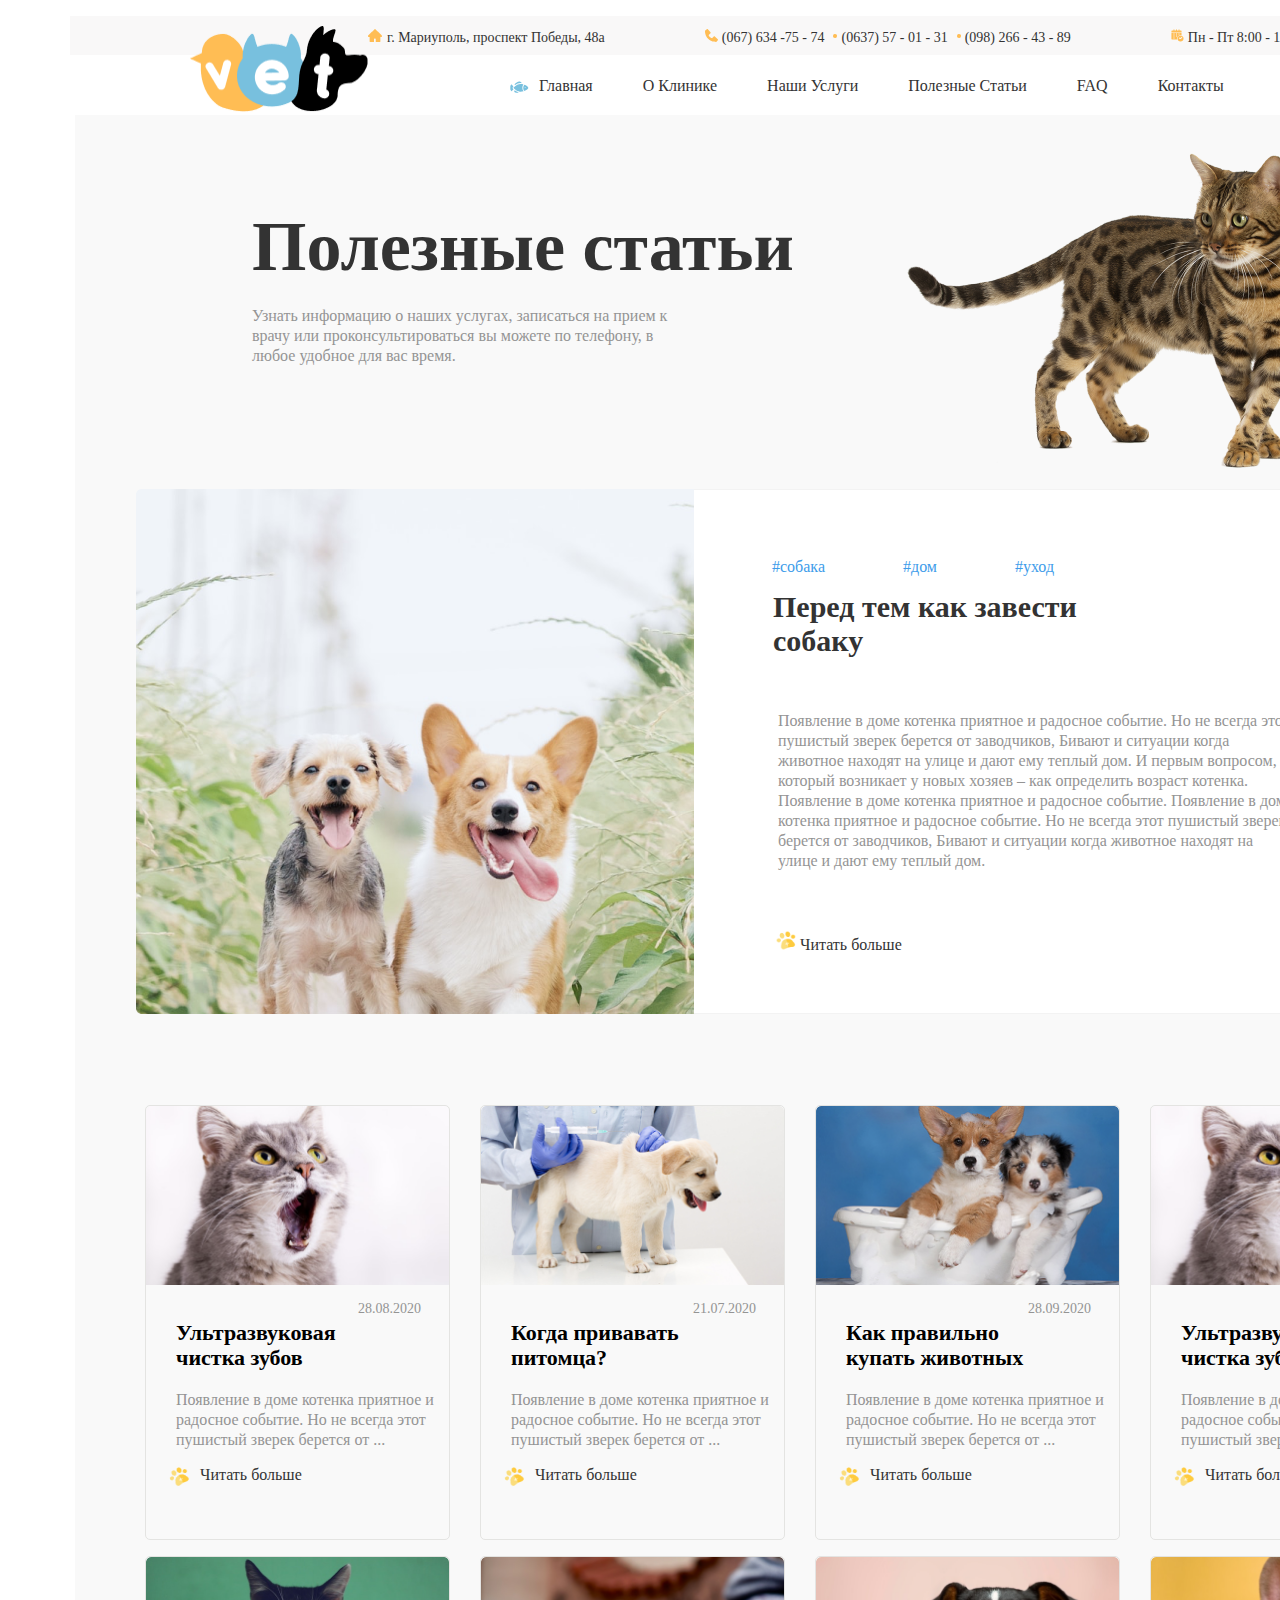
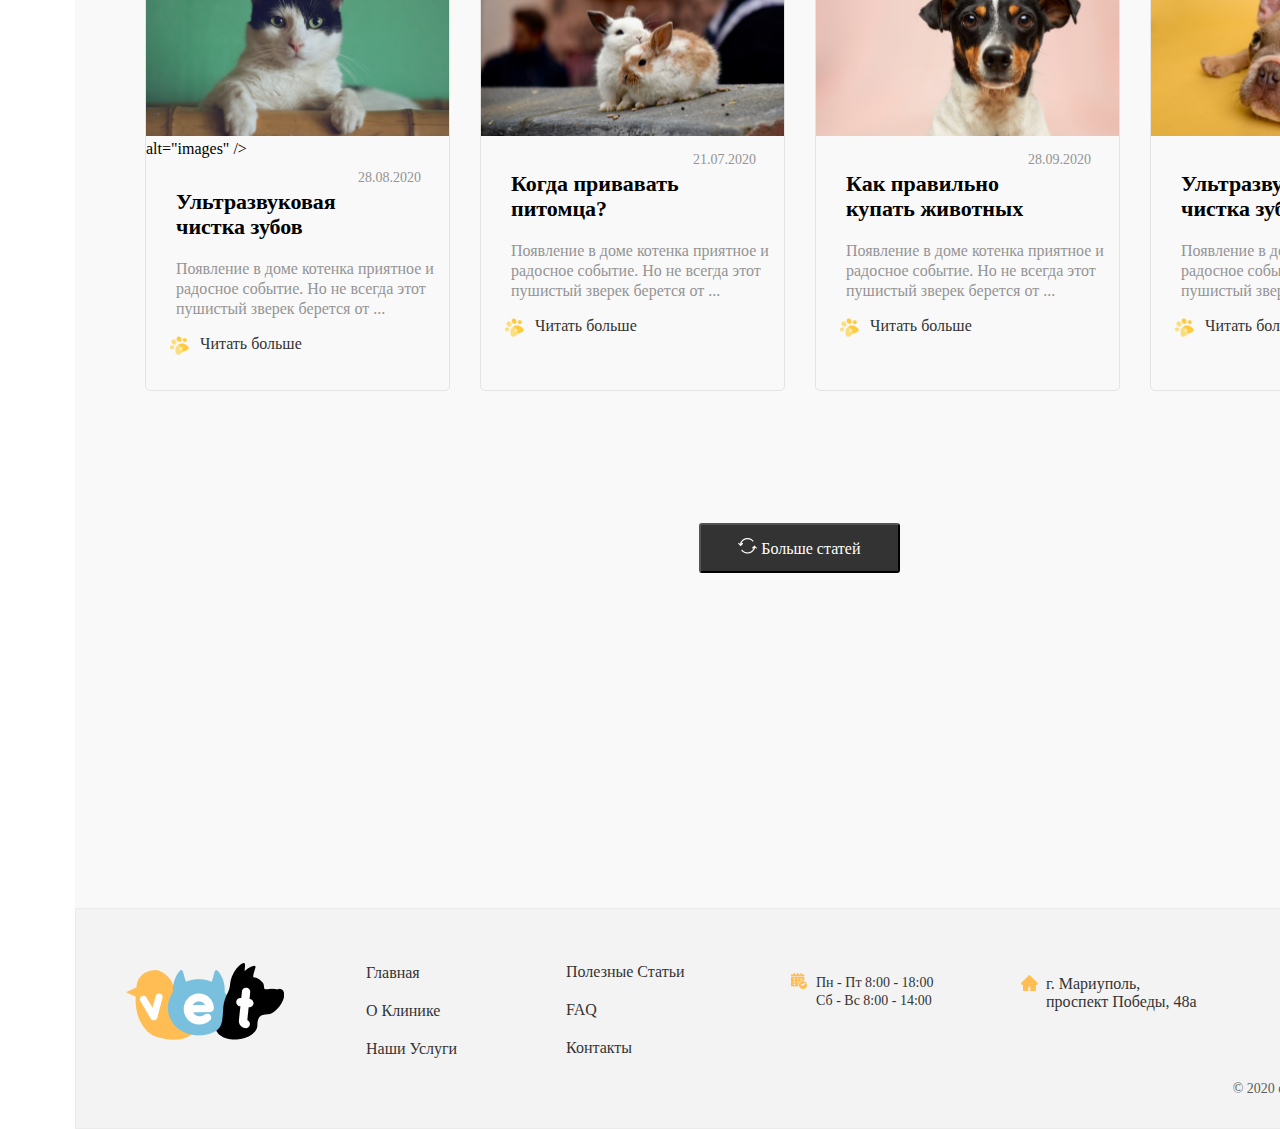
<file: blog.html>
<!DOCTYPE html>
<html lang="en">
  <head>
    <meta charset="UTF-8" />
    <meta name="viewport" content="width=device-width, initial-scale=1.0" />
    <link rel="stylesheet" href="./css/main.css" />
    <title>Vetirnariy</title>
  </head>
  <body>
    <div class="container">
      <header class="header">
        <ul class="header__list">
          <li class="header__item">
            <img class="header__images" src="./images/house.png" alt="logo" />
            <a class="header__item--link" href="#"
              >г. Мариуполь, проспект Победы, 48а</a
            >
          </li>
          <li class="header__item">
            <img
              class="header__images2"
              src="./images/phone.svg"
              alt="images"
            />
            <a class="header__item--link1">(067) 634 -75 - 74</a>
            <img
              class="header__images1"
              src="./images/nuqtasvg.png"
              alt="images"
            />
            <a class="header__item--link1">(0637) 57 - 01 - 31</a>
            <img
              class="header__images1"
              src="./images/nuqtasvg.png"
              alt="images"
            />
            <a class="header__item--link1">(098) 266 - 43 - 89</a>
          </li>
          <li class="header__item">
            <img
              class="header__images2"
              src="./images/schedule.svg"
              alt="images"
            />
            <a class="header__item--link1">Пн - Пт 8:00 - 18:00</a>

            <a class="header__item--link1">Сб - Вс 8:00 - 14:00</a>
          </li>
        </ul>
      </header>
      <!-- end of navbar -->

      <div class="navbar">
        <navbar class="navbar">
          <img class="navbar__logo" src="./images/navbarlogo.png" alt="logo" />
          <ul class="navbar__list">
            <li class="navbar__item">
              <img
                class="navbar__images"
                src="./images/baliqimages.svg"
                alt="images"
              />
              <a class="navbar__item--link" href="./index.html">Главная</a>
            </li>
            <li class="navbar__item">
              <a class="navbar__item--link">О Клинике</a>
            </li>
            <li class="navbar__item">
              <a class="navbar__item--link" href="./Наши услуги.html"
                >Наши Услуги</a
              >
            </li>
            <li class="navbar__item">
              <a class="navbar__item--link" href="./blog.html"
                >Полезные Статьи</a
              >
            </li>
            <li class="navbar__item">
              <a class="navbar__item--link" href="./Faq.html">FAQ</a>
            </li>
            <li class="navbar__item">
              <a class="navbar__item--link" href="./contact.html">Контакты</a>
            </li>
            <li class="navbar__item">
              <img
                class="navbar__images1"
                src="./images/kuchukoyog'i.svg"
                alt="images"
              />
              <a class="navbar__item--link1" href="#">Задать вопрос</a>
            </li>
          </ul>
        </navbar>
      </div>

      <!-- end of blok -->

      <div class="blok">
        <h1 class="blok__head">Полезные статьи</h1>
        <p class="blok__text">
          Узнать информацию о наших услугах, записаться на прием к врачу или
          проконсультироваться вы можете по телефону, в любое удобное для вас
          время.
        </p>
        <img class="blok__images" src="./images2/mushukcha4.png" alt="images" />
        <ul class="blok__list">
          <img class="blok__images1" src="./images2/10.png" alt="images" />
          <li class="blok__item">
            <a class="blok__item--link" href="#">#собака</a>
          </li>
          <li class="blok__item">
            <a class="blok__item--link" href="#">#дом</a>
          </li>
          <li class="blok__item">
            <a class="blok__item--link" href="#">#уход</a>
          </li>
          <li class="blok__item">
            <a class="blok__item--link1" href="#">29.08.2020</a>
          </li>
          <h2 class="blok__h2">Перед тем как завести собаку</h2>
          <p class="blok__text1">
            Появление в доме котенка приятное и радосное событие. Но не всегда
            этот пушистый зверек берется от заводчиков, Бивают и ситуации когда
            животное находят на улице и дают ему теплый дом. И первым вопросом,
            который возникает у новых хозяев – как определить возраст котенка.
            Появление в доме котенка приятное и радосное событие. Появление в
            доме котенка приятное и радосное событие. Но не всегда этот пушистый
            зверек берется от заводчиков, Бивают и ситуации когда животное
            находят на улице и дают ему теплый дом.
          </p>
        </ul>
        <img class="blok__images2" src="./images2/petp.png" alt="images" />
        <p class="blok__p">Читать больше</p>
        <ul class="blok__list1">
          <li class="blok__item1">
            <img
              class="blok__images3"
              src="./images2/mushuk.png"
              alt="images"
            />
            <h6 class="blok__h6">28.08.2020</h6>
            <h3 class="blok__txt">Ультразвуковая чистка зубов</h3>
            <p class="blok__text2">
              Появление в доме котенка приятное и радосное событие. Но не всегда
              этот пушистый зверек берется от ...
            </p>
            <img class="blok__img" src="./images2/petp.png" alt="images" />
            <h6 class="blok__h61">Читать больше</h6>
          </li>
          <li class="blok__item1">
            <img class="blok__images3" src="./images2/11.png" alt="images" />
            <h6 class="blok__h6">21.07.2020</h6>
            <h3 class="blok__txt">Когда привавать питомца?</h3>
            <p class="blok__text2">
              Появление в доме котенка приятное и радосное событие. Но не всегда
              этот пушистый зверек берется от ...
            </p>
            <img class="blok__img" src="./images2/petp.png" alt="images" />
            <h6 class="blok__h61">Читать больше</h6>
          </li>
          <li class="blok__item1">
            <img class="blok__images3" src="./images2/12.png" alt="images" />
            <h6 class="blok__h6">28.09.2020</h6>
            <h3 class="blok__txt">Как правильно купать животных</h3>
            <p class="blok__text2">
              Появление в доме котенка приятное и радосное событие. Но не всегда
              этот пушистый зверек берется от ...
            </p>
            <img class="blok__img" src="./images2/petp.png" alt="images" />
            <h6 class="blok__h61">Читать больше</h6>
          </li>
          <li class="blok__item1">
            <img
              class="blok__images3"
              src="./images2/mushuk.png"
              alt="images"
            />
            <h6 class="blok__h6">28.08.2020</h6>
            <h3 class="blok__txt">Ультразвуковая чистка зубов</h3>
            <p class="blok__text2">
              Появление в доме котенка приятное и радосное событие. Но не всегда
              этот пушистый зверек берется от ...
            </p>
            <img class="blok__img" src="./images2/petp.png" alt="images" />
            <h6 class="blok__h61">Читать больше</h6>
          </li>
        </ul>
        <ul class="blok__list1">
          <li class="blok__item1">
            <img class="blok__images3" src="./images2/13.png" />
            alt="images" />
            <h6 class="blok__h6">28.08.2020</h6>
            <h3 class="blok__txt">Ультразвуковая чистка зубов</h3>
            <p class="blok__text2">
              Появление в доме котенка приятное и радосное событие. Но не всегда
              этот пушистый зверек берется от ...
            </p>
            <img class="blok__img" src="./images2/petp.png" alt="images" />
            <h6 class="blok__h61">Читать больше</h6>
          </li>
          <li class="blok__item1">
            <img class="blok__images3" src="./images2/14.png" alt="images" />
            <h6 class="blok__h6">21.07.2020</h6>
            <h3 class="blok__txt">Когда привавать питомца?</h3>
            <p class="blok__text2">
              Появление в доме котенка приятное и радосное событие. Но не всегда
              этот пушистый зверек берется от ...
            </p>
            <img class="blok__img" src="./images2/petp.png" alt="images" />
            <h6 class="blok__h61">Читать больше</h6>
          </li>
          <li class="blok__item1">
            <img class="blok__images3" src="./images2/15.png" alt="images" />
            <h6 class="blok__h6">28.09.2020</h6>
            <h3 class="blok__txt">Как правильно купать животных</h3>
            <p class="blok__text2">
              Появление в доме котенка приятное и радосное событие. Но не всегда
              этот пушистый зверек берется от ...
            </p>
            <img class="blok__img" src="./images2/petp.png" alt="images" />
            <h6 class="blok__h61">Читать больше</h6>
          </li>
          <li class="blok__item1">
            <img class="blok__images3" src="./images2/16.png" alt="images" />
            <h6 class="blok__h6">28.08.2020</h6>
            <h3 class="blok__txt">Ультразвуковая чистка зубов</h3>
            <p class="blok__text2">
              Появление в доме котенка приятное и радосное событие. Но не всегда
              этот пушистый зверек берется от ...
            </p>
            <img class="blok__img" src="./images2/petp.png" alt="images" />
            <h6 class="blok__h61">Читать больше</h6>
          </li>
        </ul>
        <button class="button__btn--blok">
          <img
            class="button__btn--images."
            href="#"
            src="./images2/17.png"
            alt="images"
          />
          <a class="button__btn--a" href="#">Больше статей </a>
        </button>
      </div>

      <!-- end of blok -->

      <footer class="footer5">
        <img class="footer__logo" src="./images/logo.png" alt="logo" />
        <ul class="footer__list">
          <li class="footer__item">
            <a class="footer__item--link" href="./index.html">Главная</a>
          </li>
          <li class="footer__item">
            <a class="footer__item--link" href="./klinik.html">О Клинике</a>
          </li>
          <li class="footer__item">
            <a class="footer__item--link" href="./Наши услуги.html"
              >Наши Услуги</a
            >
          </li>
        </ul>
        <ul class="footer__list1">
          <li class="footer__item1">
            <a class="footer__item--link1" href="./Задать вопрос.html"
              >Полезные Статьи</a
            >
          </li>
          <li class="footer__item1">
            <a class="footer__item--link1" href="./Faq.html">FAQ</a>
          </li>
          <li class="footer__item1">
            <a class="footer__item--link1" href="./contact.html">Контакты</a>
          </li>
        </ul>
        <img
          class="footer__images"
          src="./images/yondaftarcha.png"
          alt="image"
        />
        <ul class="footer__list2">
          <li class="footer__item2">
            <a class="footer__item--link2" href="#">Пн - Пт 8:00 - 18:00</a>
          </li>
          <li class="footer__item2">
            <a class="footer__item--link2" href="#">Сб - Вс 8:00 - 14:00</a>
          </li>
        </ul>
        <img class="footer__images1" src="./images/yonuy.png" alt="images" />
        <ul class="footer__list3">
          <li class="footer__item3">
            <a class="footer__item--link3" href="#"
              >г. Мариуполь, <br />
              проспект Победы, 48а</a
            >
          </li>
        </ul>
        <img class="footer__images2" src="./images/telifon.png" alt="images" />
        <ul class="footer__list4">
          <li class="footer__item4">
            <a class="footer__item--link4" href="#">(067) 634 -75 - 74</a>
          </li>
          <li class="footer__item4">
            <a class="footer__item--link4" href="#">(067) 634 -75 - 74</a>
          </li>
          <li class="footer__item4">
            <a class="footer__item--link4" href="#">(067) 634 -75 - 74</a>
          </li>
          <p class="footer__sana">© 2020 example. All Rights Reserved.</p>
        </ul>
      </footer>
    </div>
  </body>
</html>
</file>
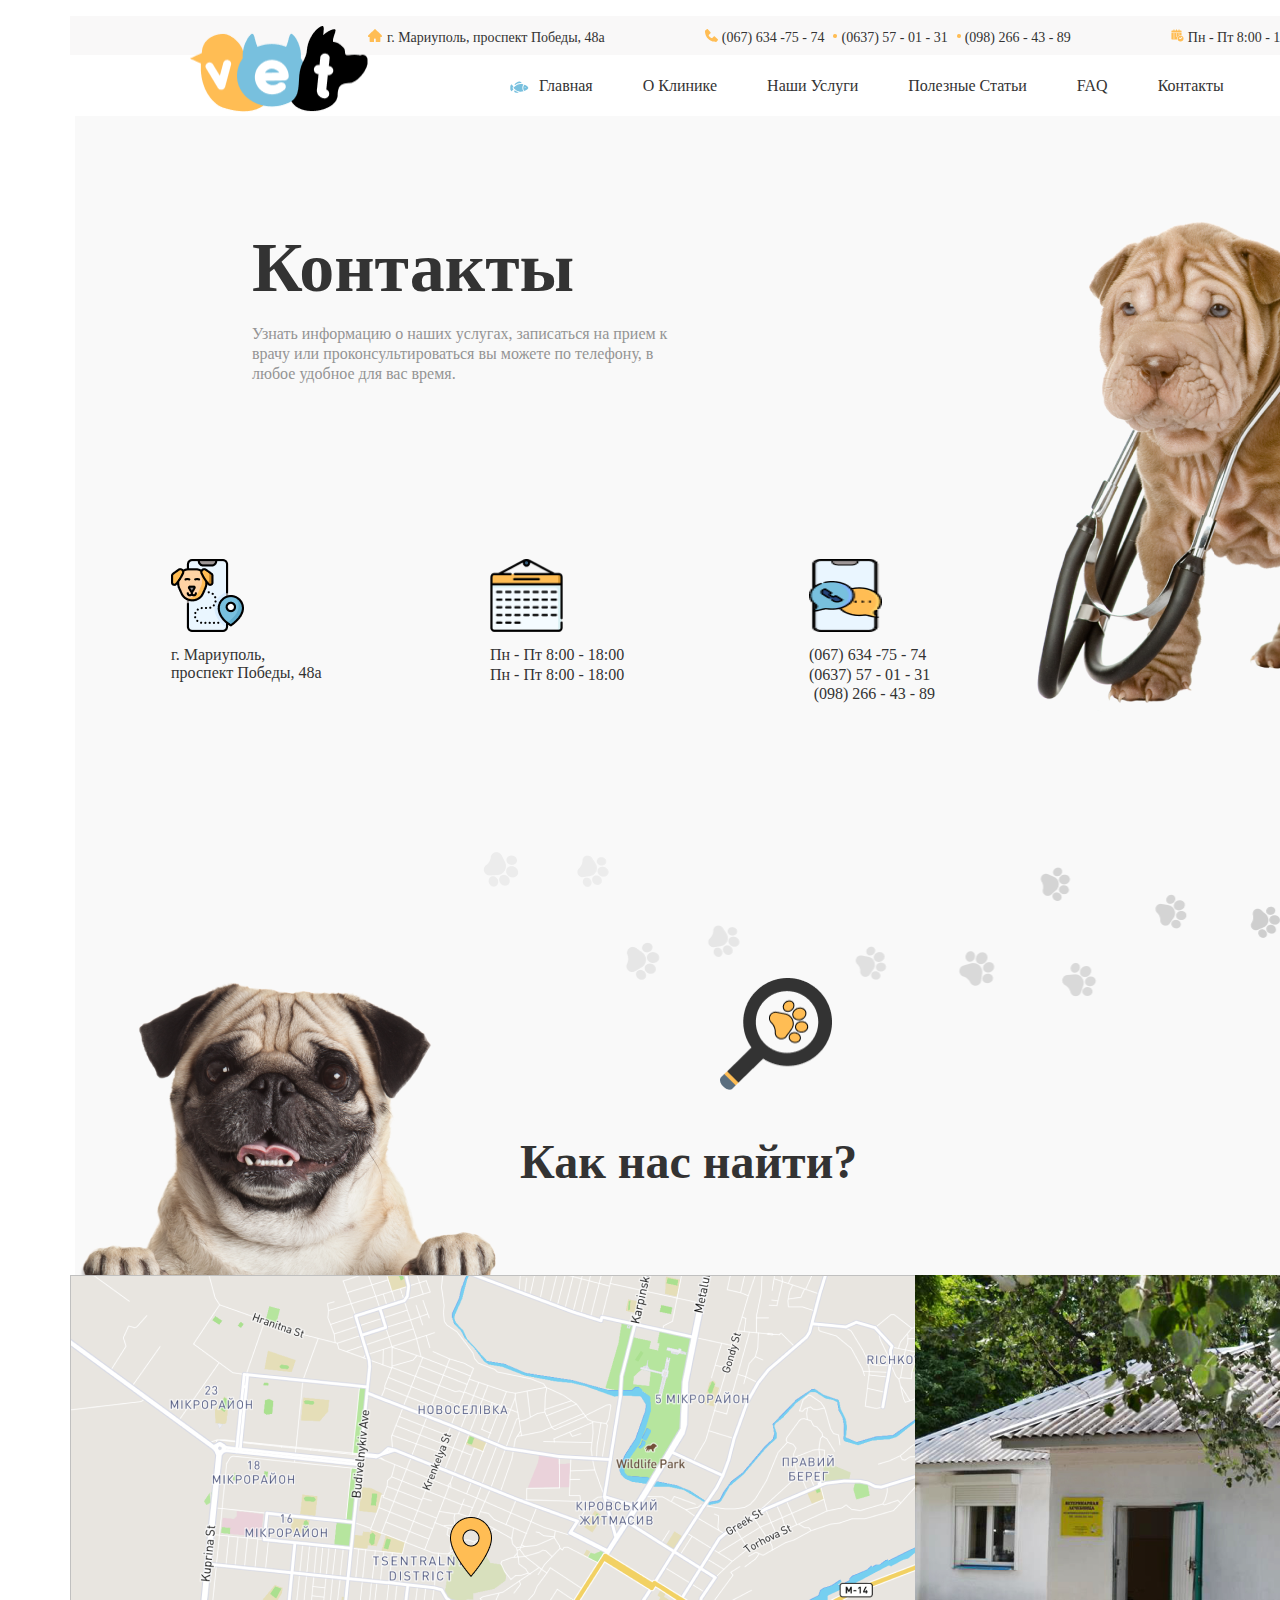
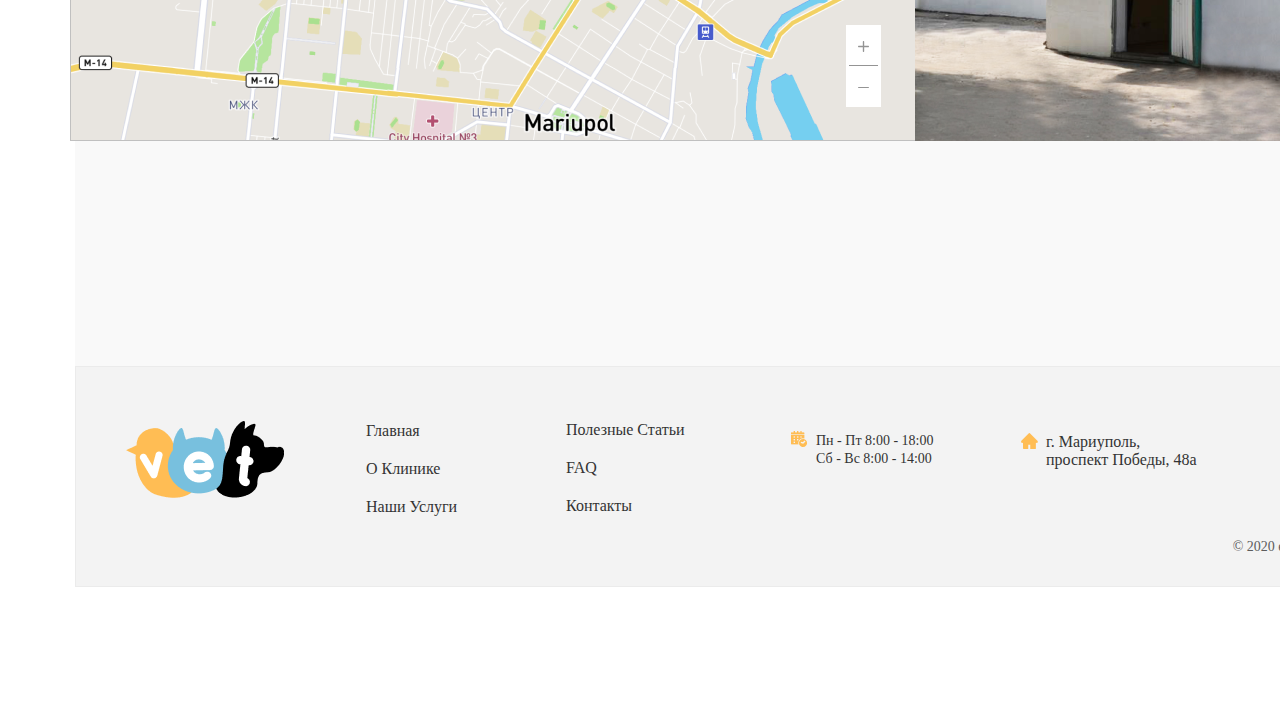
<file: contact.html>
<!DOCTYPE html>
<html lang="en">
  <head>
    <meta charset="UTF-8" />
    <meta name="viewport" content="width=device-width, initial-scale=1.0" />
    <link rel="stylesheet" href="./css/main.css" />
    <title>Vetirnariy</title>
  </head>
  <body>
    <div class="container">
      <header class="header">
        <ul class="header__list">
          <li class="header__item">
            <img class="header__images" src="./images/house.png" alt="logo" />
            <a class="header__item--link" href="#"
              >г. Мариуполь, проспект Победы, 48а</a
            >
          </li>
          <li class="header__item">
            <img
              class="header__images2"
              src="./images/phone.svg"
              alt="images"
            />
            <a class="header__item--link1">(067) 634 -75 - 74</a>
            <img
              class="header__images1"
              src="./images/nuqtasvg.png"
              alt="images"
            />
            <a class="header__item--link1">(0637) 57 - 01 - 31</a>
            <img
              class="header__images1"
              src="./images/nuqtasvg.png"
              alt="images"
            />
            <a class="header__item--link1">(098) 266 - 43 - 89</a>
          </li>
          <li class="header__item">
            <img
              class="header__images2"
              src="./images/schedule.svg"
              alt="images"
            />
            <a class="header__item--link1">Пн - Пт 8:00 - 18:00</a>

            <a class="header__item--link1">Сб - Вс 8:00 - 14:00</a>
          </li>
        </ul>
      </header>
      <!-- end of navbar -->

      <div class="navbar">
        <navbar class="navbar">
          <img class="navbar__logo" src="./images/navbarlogo.png" alt="logo" />
          <ul class="navbar__list">
            <li class="navbar__item">
              <img
                class="navbar__images"
                src="./images/baliqimages.svg"
                alt="images"
              />
              <a class="navbar__item--link" href="./index.html">Главная</a>
            </li>
            <li class="navbar__item">
              <a class="navbar__item--link" href="./klinik.html">О Клинике</a>
            </li>
            <li class="navbar__item">
              <a class="navbar__item--link" href="./Наши услуги.html"
                >Наши Услуги</a
              >
            </li>
            <li class="navbar__item">
              <a class="navbar__item--link" href="./blog.html"
                >Полезные Статьи</a
              >
            </li>
            <li class="navbar__item">
              <a class="navbar__item--link" href="./Faq.html">FAQ</a>
            </li>
            <li class="navbar__item">
              <a class="navbar__item--link" href="./contact.html">Контакты</a>
            </li>
            <li class="navbar__item">
              <img
                class="navbar__images1"
                src="./images/kuchukoyog'i.svg"
                alt="images"
              />
              <a class="navbar__item--link1" href="#">Задать вопрос</a>
            </li>
          </ul>
        </navbar>
      </div>

      <!-- end of widget -->

      <div class="widget">
        <h1 class="widget__head">Контакты</h1>
        <p class="widget__text">
          Узнать информацию о наших услугах, записаться на прием к врачу или
          проконсультироваться вы можете по телефону, в любое удобное для вас
          время.
        </p>
        <img class="widget__images5" src="./images/itduxtr.png" alt="images" />
        <ul class="widget__list">
          <li class="widget__item">
            <img
              class="widget__images"
              src="./images/lokatsiyaturganjoy.png"
              alt="images"
            />
            <h5 class="widget__item--link">
              г. Мариуполь, проспект Победы, 48а
            </h5>
          </li>
          <li class="widget__item">
            <img
              class="widget__images"
              src="./images/kalendar.png"
              alt="images"
            />
            <h5 class="widget__item--link">Пн - Пт 8:00 - 18:00</h5>
            <h5 class="widget__item--link2">Пн - Пт 8:00 - 18:00</h5>
          </li>
          <li class="widget__item">
            <img class="widget__images" src="./images/sms.png" alt="images" />
            <h5 class="widget__item--link">(067) 634 -75 - 74</h5>
            <h5 class="widget__item--link2">(0637) 57 - 01 - 31</h5>
            <h5 class="widget__item--link3">(098) 266 - 43 - 89</h5>
          </li>
        </ul>
        <img class="widget__images50" src="./images/oyoqimages.png" alt="" />
      </div>

      <!-- end of min -->
      <div class="min">
        <img class="min__images" src="./images/qidiruv.png" alt="images" />
        <h2 class="min__head">Как нас найти?</h2>
        <img class="min__images--bci" src="./images/itbacha.png" alt="images" />
        <img class="min__images--xarta" href="#" />
        <img class="min__images--buy" src="./images/uyrasm.png" alt="images" />
        <img
          class="min__images2"
          src="./images/lakotsiya.png"
          href="#"
          alt="images"
        />
        <img class="min__images3" src="./images/+-.svg" alt="images" />
      </div>

      <!-- end of footer -->

      <footer class="footer1">
        <img class="footer__logo" src="./images/logo.png" alt="logo" />
        <ul class="footer__list">
          <li class="footer__item">
            <a class="footer__item--link" href="#">Главная</a>
          </li>
          <li class="footer__item">
            <a class="footer__item--link" href="#">О Клинике</a>
          </li>
          <li class="footer__item">
            <a class="footer__item--link" href="./Наши услуги.html"
              >Наши Услуги</a
            >
          </li>
        </ul>
        <ul class="footer__list1">
          <li class="footer__item1">
            <a class="footer__item--link1" href="#">Полезные Статьи</a>
          </li>
          <li class="footer__item1">
            <a class="footer__item--link1" href="#">FAQ</a>
          </li>
          <li class="footer__item1">
            <a class="footer__item--link1" href="#">Контакты</a>
          </li>
        </ul>
        <img
          class="footer__images"
          src="./images/yondaftarcha.png"
          alt="image"
        />
        <ul class="footer__list2">
          <li class="footer__item2">
            <a class="footer__item--link2" href="#">Пн - Пт 8:00 - 18:00</a>
          </li>
          <li class="footer__item2">
            <a class="footer__item--link2" href="#">Сб - Вс 8:00 - 14:00</a>
          </li>
        </ul>
        <img class="footer__images1" src="./images/yonuy.png" alt="images" />
        <ul class="footer__list3">
          <li class="footer__item3">
            <a class="footer__item--link3" href="#"
              >г. Мариуполь, <br />
              проспект Победы, 48а</a
            >
          </li>
        </ul>
        <img class="footer__images2" src="./images/telifon.png" alt="images" />
        <ul class="footer__list4">
          <li class="footer__item4">
            <a class="footer__item--link4" href="#">(067) 634 -75 - 74</a>
          </li>
          <li class="footer__item4">
            <a class="footer__item--link4" href="#">(067) 634 -75 - 74</a>
          </li>
          <li class="footer__item4">
            <a class="footer__item--link4" href="#">(067) 634 -75 - 74</a>
          </li>
          <p class="footer__sana">© 2020 example. All Rights Reserved.</p>
        </ul>
      </footer>
    </div>
  </body>
</html>
</file>
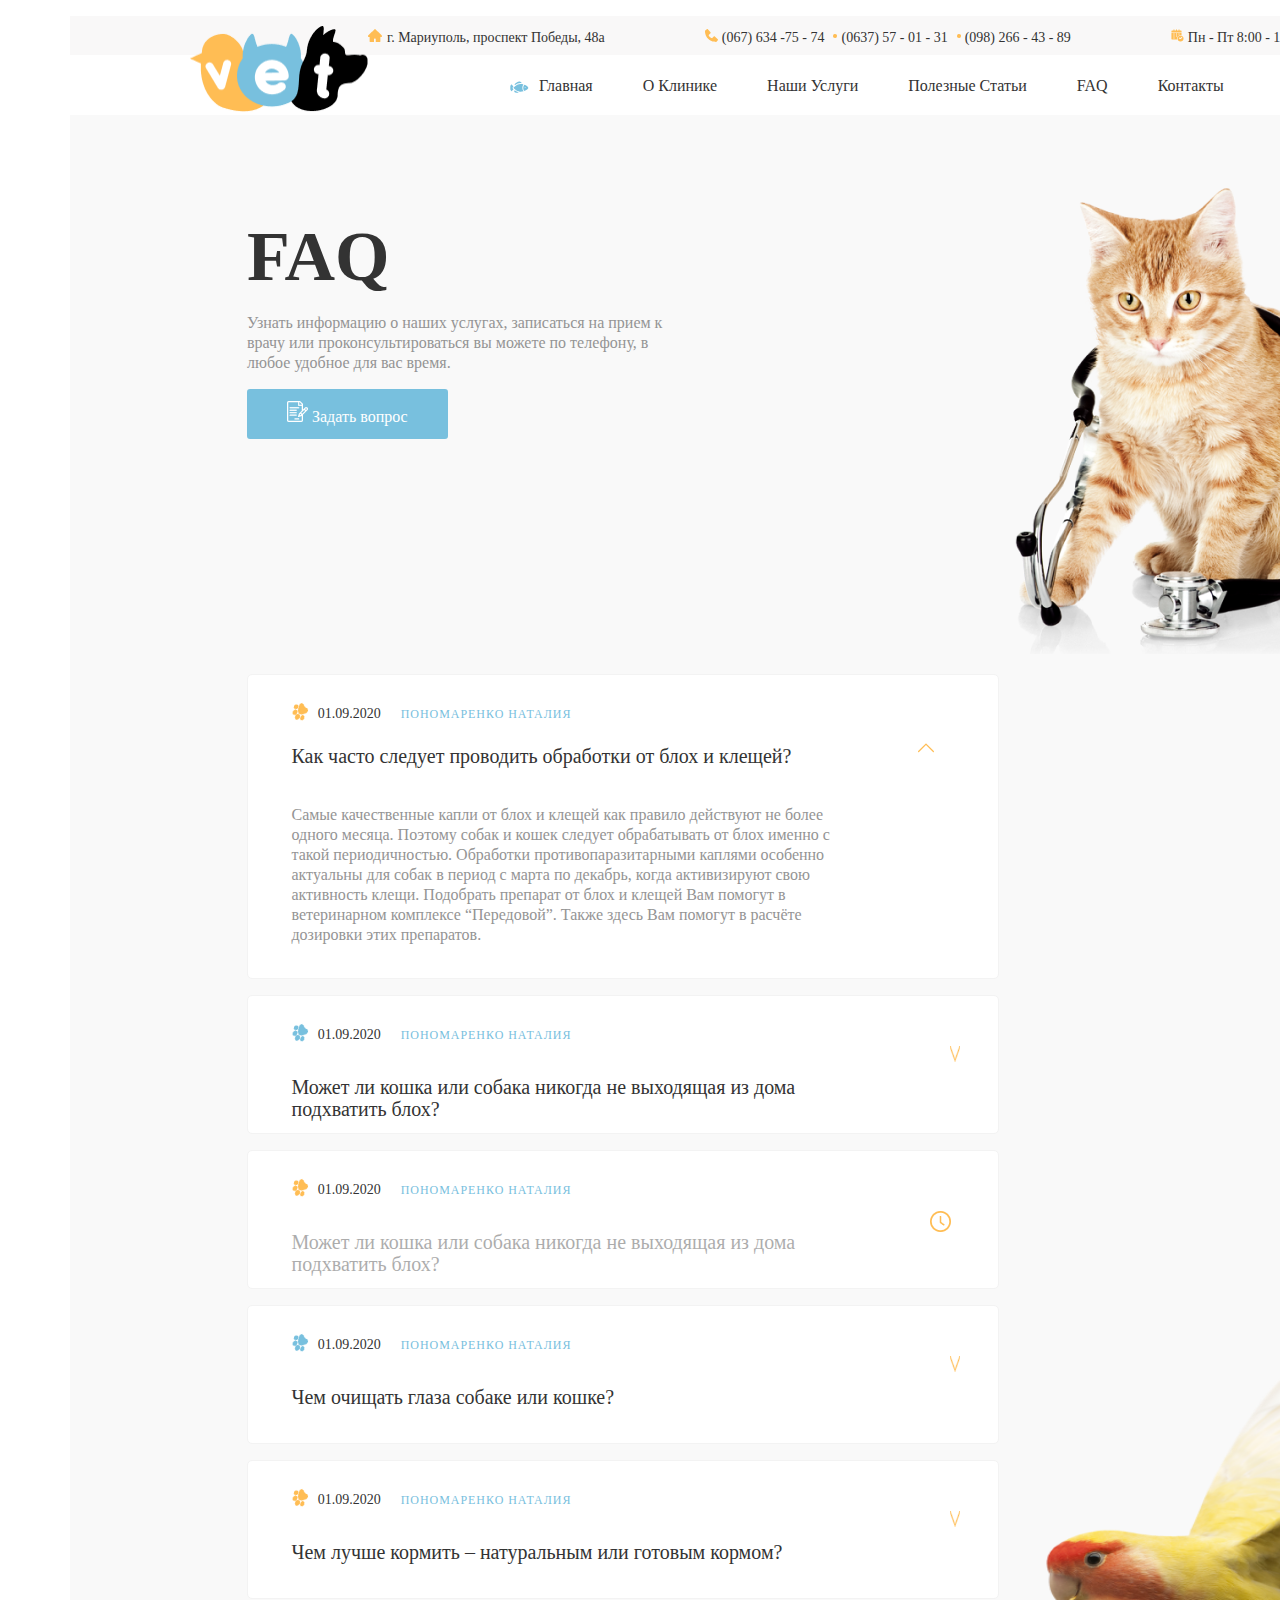
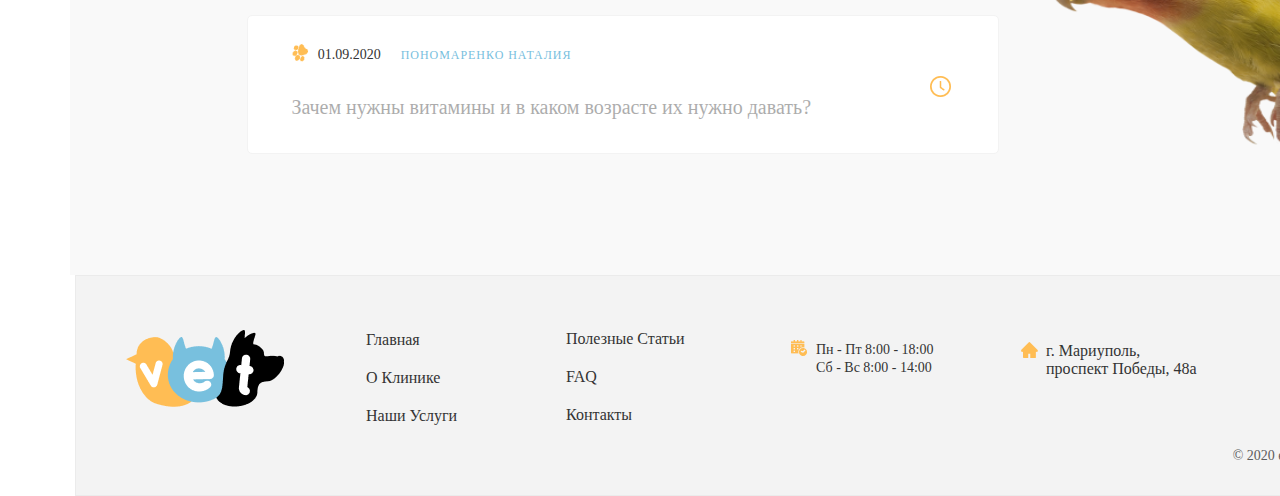
<file: Faq.html>
<!DOCTYPE html>
<html lang="en">
  <head>
    <meta charset="UTF-8" />
    <meta name="viewport" content="width=device-width, initial-scale=1.0" />
    <link rel="stylesheet" href="./css/main.css" />
    <title>Vetirnariy</title>
  </head>
  <body>
    <div class="container">
      <header class="header">
        <ul class="header__list">
          <li class="header__item">
            <img class="header__images" src="./images/house.png" alt="logo" />
            <a class="header__item--link" href="#"
              >г. Мариуполь, проспект Победы, 48а</a
            >
          </li>
          <li class="header__item">
            <img
              class="header__images2"
              src="./images/phone.svg"
              alt="images"
            />
            <a class="header__item--link1">(067) 634 -75 - 74</a>
            <img
              class="header__images1"
              src="./images/nuqtasvg.png"
              alt="images"
            />
            <a class="header__item--link1">(0637) 57 - 01 - 31</a>
            <img
              class="header__images1"
              src="./images/nuqtasvg.png"
              alt="images"
            />
            <a class="header__item--link1">(098) 266 - 43 - 89</a>
          </li>
          <li class="header__item">
            <img
              class="header__images2"
              src="./images/schedule.svg"
              alt="images"
            />
            <a class="header__item--link1">Пн - Пт 8:00 - 18:00</a>

            <a class="header__item--link1">Сб - Вс 8:00 - 14:00</a>
          </li>
        </ul>
      </header>
      <!-- end of navbar -->

      <div class="navbar">
        <navbar class="navbar">
          <img class="navbar__logo" src="./images/navbarlogo.png" alt="logo" />
          <ul class="navbar__list">
            <li class="navbar__item">
              <img
                class="navbar__images"
                src="./images/baliqimages.svg"
                alt="images"
              />
              <a class="navbar__item--link" href="./index.html">Главная</a>
            </li>
            <li class="navbar__item">
              <a class="navbar__item--link" href="./klinik.html">О Клинике</a>
            </li>
            <li class="navbar__item">
              <a class="navbar__item--link" href="./Наши услуги.html"
                >Наши Услуги</a
              >
            </li>
            <li class="navbar__item">
              <a class="navbar__item--link" href="./blog.html"
                >Полезные Статьи</a
              >
            </li>
            <li class="navbar__item">
              <a class="navbar__item--link" href="./Faq.html">FAQ</a>
            </li>
            <li class="navbar__item">
              <a class="navbar__item--link" href="./contact.html">Контакты</a>
            </li>
            <li class="navbar__item">
              <img
                class="navbar__images1"
                src="./images/kuchukoyog'i.svg"
                alt="images"
              />
              <a class="navbar__item--link1" href="#">Задать вопрос</a>
            </li>
          </ul>
        </navbar>
      </div>

      <!-- end of smell -->

      <div class="smell">
        <h1 class="smell__head">FAQ</h1>
        <p class="smell__text">
          Узнать информацию о наших услугах, записаться на прием к врачу или
          проконсультироваться вы можете по телефону, в любое удобное для вас
          время.
        </p>
        <button class="smell__button">
          <img
            class="smell__images"
            src="./images/dacumentimages.png"
            alt="images"
          />
          <a class="smell__button1" href="">Задать вопрос</a>
        </button>
        <img
          class="smell__images1"
          src="./images2/mushukcha.png"
          alt="images"
        />
        <ul class="smell__list">
          <li class="smell__item">
            <img class="smell__images2" src="./images2/pet.png" alt="images" />
            <h6 class="smell__h6">01.09.2020</h6>
            <h6 class="smell__ht">Пономаренко Наталия</h6>
            <h5 class="smell__h5">
              Как часто следует проводить обработки от блох и клещей?
            </h5>
            <p class="smell__txt">
              Самые качественные капли от блох и клещей как правило действуют не
              более одного месяца. Поэтому собак и кошек следует обрабатывать от
              блох именно с такой периодичностью. Обработки противопаразитарными
              каплями особенно актуальны для собак в период с марта по декабрь,
              когда активизируют свою активность клещи. Подобрать препарат от
              блох и клещей Вам помогут в ветеринарном комплексе “Передовой”.
              Также здесь Вам помогут в расчёте дозировки этих препаратов.
            </p>
            <img
              class="smell__images3"
              src="./images2/arrow.svg"
              alt="images2"
            />
          </li>
        </ul>
        <ul class="smell__list2">
          <li class="smell__item">
            <img
              class="smell__images2"
              src="./images2/kukoyoq.png"
              alt="images"
            />
            <h6 class="smell__h6">01.09.2020</h6>
            <h6 class="smell__ht">Пономаренко Наталия</h6>
            <h5 class="smell__h51">
              Может ли кошка или собака никогда не выходящая из дома подхватить
              блох?
            </h5>
            <img
              class="smell__images4"
              src="./images2/arrow.png"
              alt="images2"
            />
          </li>
        </ul>
        <ul class="smell__list2">
          <li class="smell__item">
            <img class="smell__images2" src="./images2/pet.png" alt="images" />
            <h6 class="smell__h6">01.09.2020</h6>
            <h6 class="smell__ht">Пономаренко Наталия</h6>
            <h5 class="smell__h52">
              Может ли кошка или собака никогда не выходящая из дома подхватить
              блох?
            </h5>
            <img
              class="smell__images5"
              src="./images2/clock.png"
              alt="images2"
            />
          </li>
        </ul>
        <ul class="smell__list2">
          <li class="smell__item">
            <img
              class="smell__images2"
              src="./images2/kukoyoq.png"
              alt="images"
            />
            <h6 class="smell__h6">01.09.2020</h6>
            <h6 class="smell__ht">Пономаренко Наталия</h6>
            <h5 class="smell__h51">Чем очищать глаза собаке или кошке?</h5>
            <img
              class="smell__images4"
              src="./images2/arrow.png"
              alt="images2"
            />
          </li>
        </ul>
        <ul class="smell__list2">
          <li class="smell__item">
            <img class="smell__images2" src="./images2/pet.png" alt="images" />
            <h6 class="smell__h6">01.09.2020</h6>
            <h6 class="smell__ht">Пономаренко Наталия</h6>
            <h5 class="smell__h51">
              Чем лучше кормить – натуральным или готовым кормом?
            </h5>
            <img
              class="smell__images4"
              src="./images2/arrow.png"
              alt="images2"
            />
          </li>
        </ul>
        <ul class="smell__list2">
          <li class="smell__item">
            <img class="smell__images2" src="./images2/pet.png" alt="images" />
            <h6 class="smell__h6">01.09.2020</h6>
            <h6 class="smell__ht">Пономаренко Наталия</h6>
            <h5 class="smell__h52">
              Зачем нужны витамины и в каком возрасте их нужно давать?
            </h5>
            <img
              class="smell__images5"
              src="./images2/clock.png"
              alt="images2"
            />
          </li>
        </ul>
        <img class="smell__galeriya" src="./images2/tuti.png" alt="images" />
      </div>

      <!-- end of footer -->

      <footer class="footer2">
        <img class="footer__logo" src="./images/logo.png" alt="logo" />
        <ul class="footer__list">
          <li class="footer__item">
            <a class="footer__item--link" href="#">Главная</a>
          </li>
          <li class="footer__item">
            <a class="footer__item--link" href="#">О Клинике</a>
          </li>
          <li class="footer__item">
            <a class="footer__item--link" href="#">Наши Услуги</a>
          </li>
        </ul>
        <ul class="footer__list1">
          <li class="footer__item1">
            <a class="footer__item--link1" href="#">Полезные Статьи</a>
          </li>
          <li class="footer__item1">
            <a class="footer__item--link1" href="#">FAQ</a>
          </li>
          <li class="footer__item1">
            <a class="footer__item--link1" href="#">Контакты</a>
          </li>
        </ul>
        <img
          class="footer__images"
          src="./images/yondaftarcha.png"
          alt="image"
        />
        <ul class="footer__list2">
          <li class="footer__item2">
            <a class="footer__item--link2" href="#">Пн - Пт 8:00 - 18:00</a>
          </li>
          <li class="footer__item2">
            <a class="footer__item--link2" href="#">Сб - Вс 8:00 - 14:00</a>
          </li>
        </ul>
        <img class="footer__images1" src="./images/yonuy.png" alt="images" />
        <ul class="footer__list3">
          <li class="footer__item3">
            <a class="footer__item--link3" href="#"
              >г. Мариуполь, <br />
              проспект Победы, 48а</a
            >
          </li>
        </ul>
        <img class="footer__images2" src="./images/telifon.png" alt="images" />
        <ul class="footer__list4">
          <li class="footer__item4">
            <a class="footer__item--link4" href="#">(067) 634 -75 - 74</a>
          </li>
          <li class="footer__item4">
            <a class="footer__item--link4" href="#">(067) 634 -75 - 74</a>
          </li>
          <li class="footer__item4">
            <a class="footer__item--link4" href="#">(067) 634 -75 - 74</a>
          </li>
          <p class="footer__sana">© 2020 example. All Rights Reserved.</p>
        </ul>
      </footer>
    </div>
  </body>
</html>
</file>
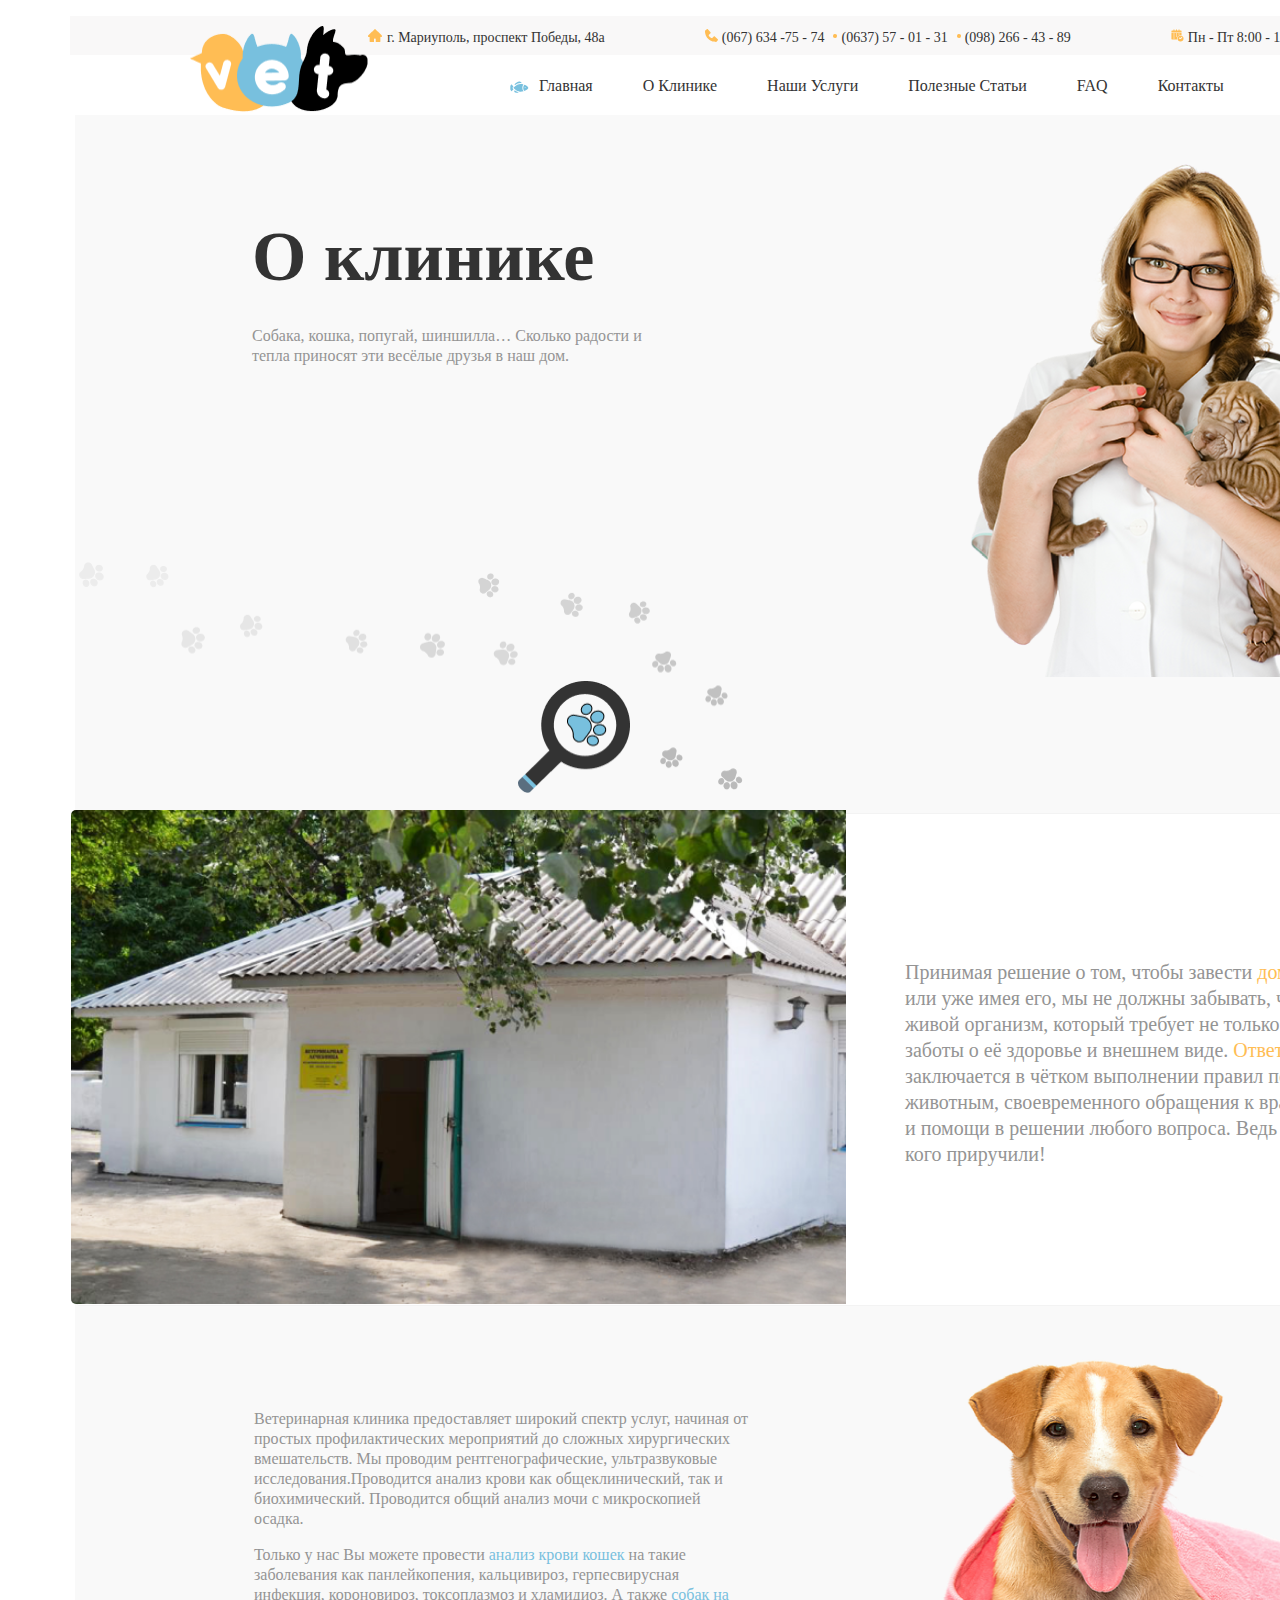
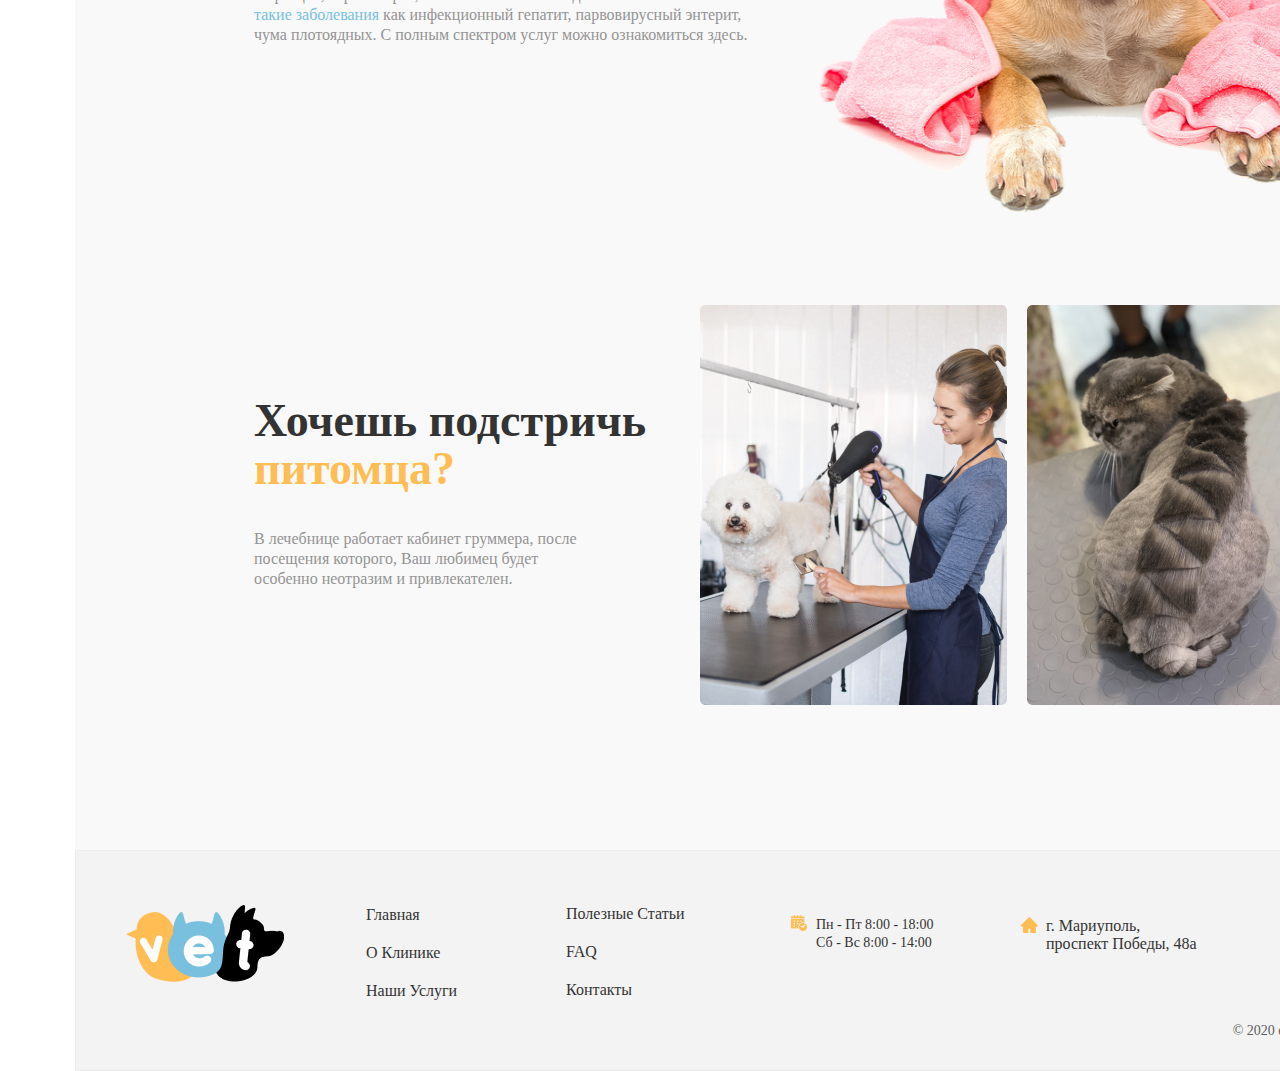
<file: klinik.html>
<!DOCTYPE html>
<html lang="en">
  <head>
    <meta charset="UTF-8" />
    <meta name="viewport" content="width=device-width, initial-scale=1.0" />
    <link rel="stylesheet" href="./css/main.css" />
    <title>Vetirnariy</title>
  </head>
  <body>
    <div class="container">
      <header class="header">
        <ul class="header__list">
          <li class="header__item">
            <img class="header__images" src="./images/house.png" alt="logo" />
            <a class="header__item--link" href="#"
              >г. Мариуполь, проспект Победы, 48а</a
            >
          </li>
          <li class="header__item">
            <img
              class="header__images2"
              src="./images/phone.svg"
              alt="images"
            />
            <a class="header__item--link1">(067) 634 -75 - 74</a>
            <img
              class="header__images1"
              src="./images/nuqtasvg.png"
              alt="images"
            />
            <a class="header__item--link1">(0637) 57 - 01 - 31</a>
            <img
              class="header__images1"
              src="./images/nuqtasvg.png"
              alt="images"
            />
            <a class="header__item--link1">(098) 266 - 43 - 89</a>
          </li>
          <li class="header__item">
            <img
              class="header__images2"
              src="./images/schedule.svg"
              alt="images"
            />
            <a class="header__item--link1">Пн - Пт 8:00 - 18:00</a>

            <a class="header__item--link1">Сб - Вс 8:00 - 14:00</a>
          </li>
        </ul>
      </header>
      <!-- end of navbar -->

      <div class="navbar">
        <navbar class="navbar">
          <img class="navbar__logo" src="./images/navbarlogo.png" alt="logo" />
          <ul class="navbar__list">
            <li class="navbar__item">
              <img
                class="navbar__images"
                src="./images/baliqimages.svg"
                alt="images"
              />
              <a class="navbar__item--link" href="./index.html">Главная</a>
            </li>
            <li class="navbar__item">
              <a class="navbar__item--link" href="./klinik.html"
                >О Клинике</a
              >
            </li>
            <li class="navbar__item">
              <a class="navbar__item--link" href="./Наши услуги.html"
                >Наши Услуги</a
              >
            </li>
            <li class="navbar__item">
              <a class="navbar__item--link" href="./blog.html"
                >Полезные Статьи</a
              >
            </li>
            <li class="navbar__item">
              <a class="navbar__item--link" href="./Faq.html">FAQ</a>
            </li>
            <li class="navbar__item">
              <a class="navbar__item--link" href="./contact.html">Контакты</a>
            </li>
            <li class="navbar__item">
              <img
                class="navbar__images1"
                src="./images/kuchukoyog'i.svg"
                alt="images"
              />
              <a class="navbar__item--link1" href="#"
                >Задать вопрос</a
              >
            </li>
          </ul>
        </navbar>
      </div>

      <!-- end of  brands -->
      <div class="brands">
        <h1 class="brands__head">О клинике</h1>
        <p class="brands__text">
          Собака, кошка, попугай, шиншилла… Сколько радости и тепла приносят эти
          весёлые друзья в наш дом.
        </p>
        <img class="brands__images" src="./images2/18.png" alt="images" />
        <img class="brands__images1" src="./images2/19.png" alt="images" />
        <img class="brands__images2" src="./images2/20.png" alt="images" />
        <ul class="brands__list">
          <li class="brands__item">
            <img
              class="brands__ul--images"
              src="./images2/21.png"
              alt="images"
            />
            <p class="brands__txt">
              Принимая решение о том, чтобы завести
              <span class="brands__span"> домашнего любимца</span>
              или уже имея его, мы не должны забывать, что животное это живой
              организм, который требует не только нашей любви, а и заботы о её
              здоровье и внешнем виде.
              <span class="brands__span">Ответственность</span> хозяина
              заключается в чётком выполнении правил по уходу за животным,
              своевременного обращения к врачу за консультацией и помощи в
              решении любого вопроса. Ведь мы в ответе за тех, кого приручили!
            </p>
          </li>
        </ul>
        <p class="brands__text1">
          Ветеринарная клиника предоставляет широкий спектр услуг, начиная от
          простых профилактических мероприятий до сложных хирургических
          вмешательств. Мы проводим рентгенографические, ультразвуковые
          исследования.Проводится анализ крови как общеклинический, так и
          биохимический. Проводится общий анализ мочи с микроскопией осадка.
        </p>
        <p class="brands__text2">
          Только у нас Вы можете провести <span class="brands__span--txt">анализ крови кошек</span class="brands__span--txt"> на
          такие заболевания как панлейкопения, кальцивироз, герпесвирусная
          инфекция, короновироз, токсоплазмоз и хламидиоз. А также
          <span class="brands__span--txt"> собак на такие заболевания</span> как инфекционный гепатит,
          парвовирусный энтерит, чума плотоядных. С полным спектром услуг можно
          ознакомиться здесь.
        </p>
        <img class="brands__images3" src="./images2/22.png" alt="images">
        <h2 class="brands__h2">Хочешь подстричь <span class="brands__span1">питомца?</span></h2>
        <p class="brands__txt2">В лечебнице работает кабинет груммера, после посещения которого, Ваш любимец будет особенно неотразим и привлекателен.</p>
        <ul class="brands__list1">
            <li class="brands__item1">
                <img class="brands__images4" src="./images2/23.png" alt="images">
            </li>
            <li class="brands__item1">
                <img class="brands__images4" src="./images2/24.png" alt="images">
            </li>
            <li class="brands__item1">
                <img class="brands__images4" src="./images2/25.png" alt="images">
            </li>
        </ul>
      </div>

      <!--end of footer6 -->
      <footer class="footer6">
        <img class="footer__logo" src="./images/logo.png" alt="logo" />
        <ul class="footer__list">
          <li class="footer__item">
            <a class="footer__item--link" href="#">Главная</a>
          </li>
          <li class="footer__item">
            <a class="footer__item--link" href="./О клинике.html">О Клинике</a>
          </li>
          <li class="footer__item">
            <a class="footer__item--link" href="./Наши услуги.html">Наши Услуги</a>
          </li>
        </ul>
        <ul class="footer__list1">
          <li class="footer__item1">
            <a class="footer__item--link1" href="./blog.html">Полезные Статьи</a>
          </li>
          <li class="footer__item1">
            <a class="footer__item--link1" href="./Faq.html">FAQ</a>
          </li>
          <li class="footer__item1">
            <a class="footer__item--link1" href="./contact.html">Контакты</a>
          </li>
        </ul>
        <img
          class="footer__images"
          src="./images/yondaftarcha.png"
          alt="image"
        />
        <ul class="footer__list2">
          <li class="footer__item2">
            <a class="footer__item--link2" href="#">Пн - Пт 8:00 - 18:00</a>
          </li>
          <li class="footer__item2">
            <a class="footer__item--link2" href="#">Сб - Вс 8:00 - 14:00</a>
          </li>
        </ul>
        <img class="footer__images1" src="./images/yonuy.png" alt="images" />
        <ul class="footer__list3">
          <li class="footer__item3">
            <a class="footer__item--link3" href="#"
              >г. Мариуполь, <br />
              проспект Победы, 48а</a
            >
          </li>
        </ul>
        <img class="footer__images2" src="./images/telifon.png" alt="images" />
        <ul class="footer__list4">
          <li class="footer__item4">
            <a class="footer__item--link4" href="#">(067) 634 -75 - 74</a>
          </li>
          <li class="footer__item4">
            <a class="footer__item--link4" href="#">(067) 634 -75 - 74</a>
          </li>
          <li class="footer__item4">
            <a class="footer__item--link4" href="#">(067) 634 -75 - 74</a>
          </li>
          <p class="footer__sana">© 2020 example. All Rights Reserved.</p>
        </ul>
      </footer>
    </div>
  </body>
</html>
</file>
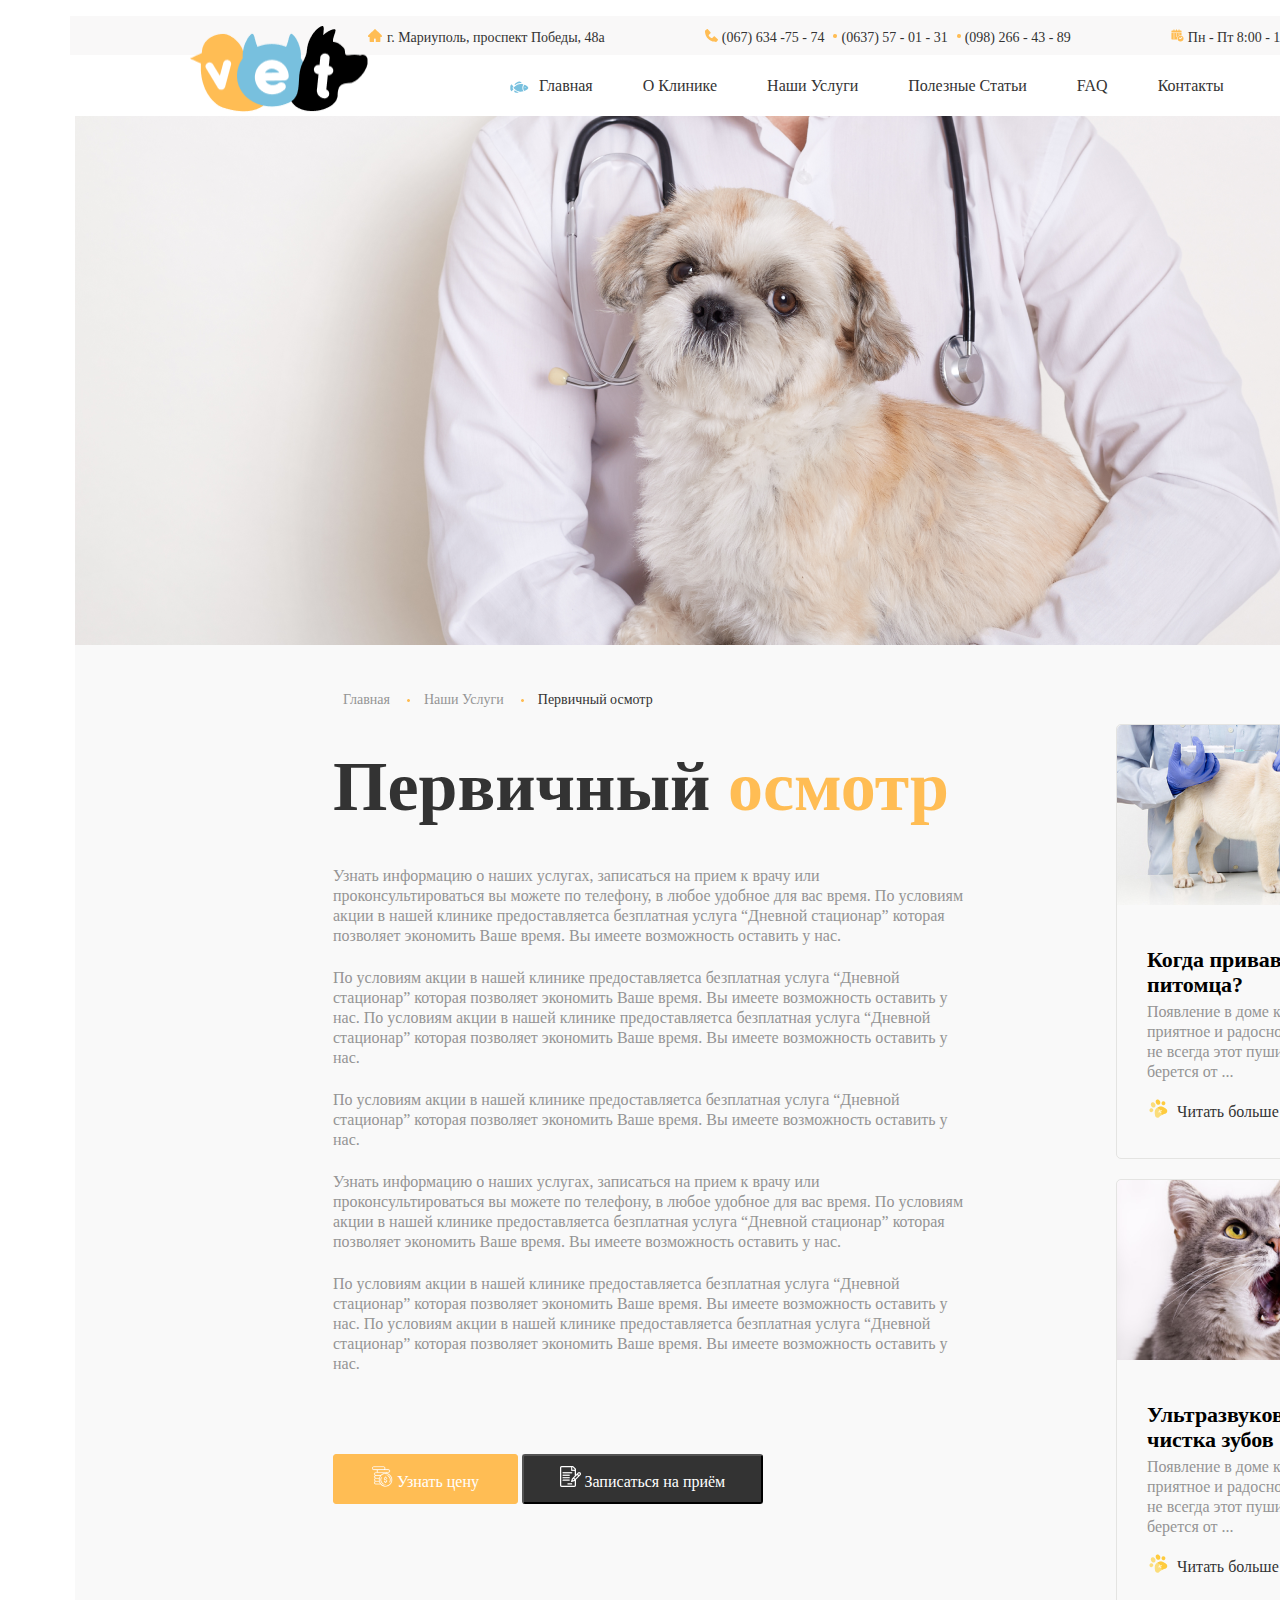
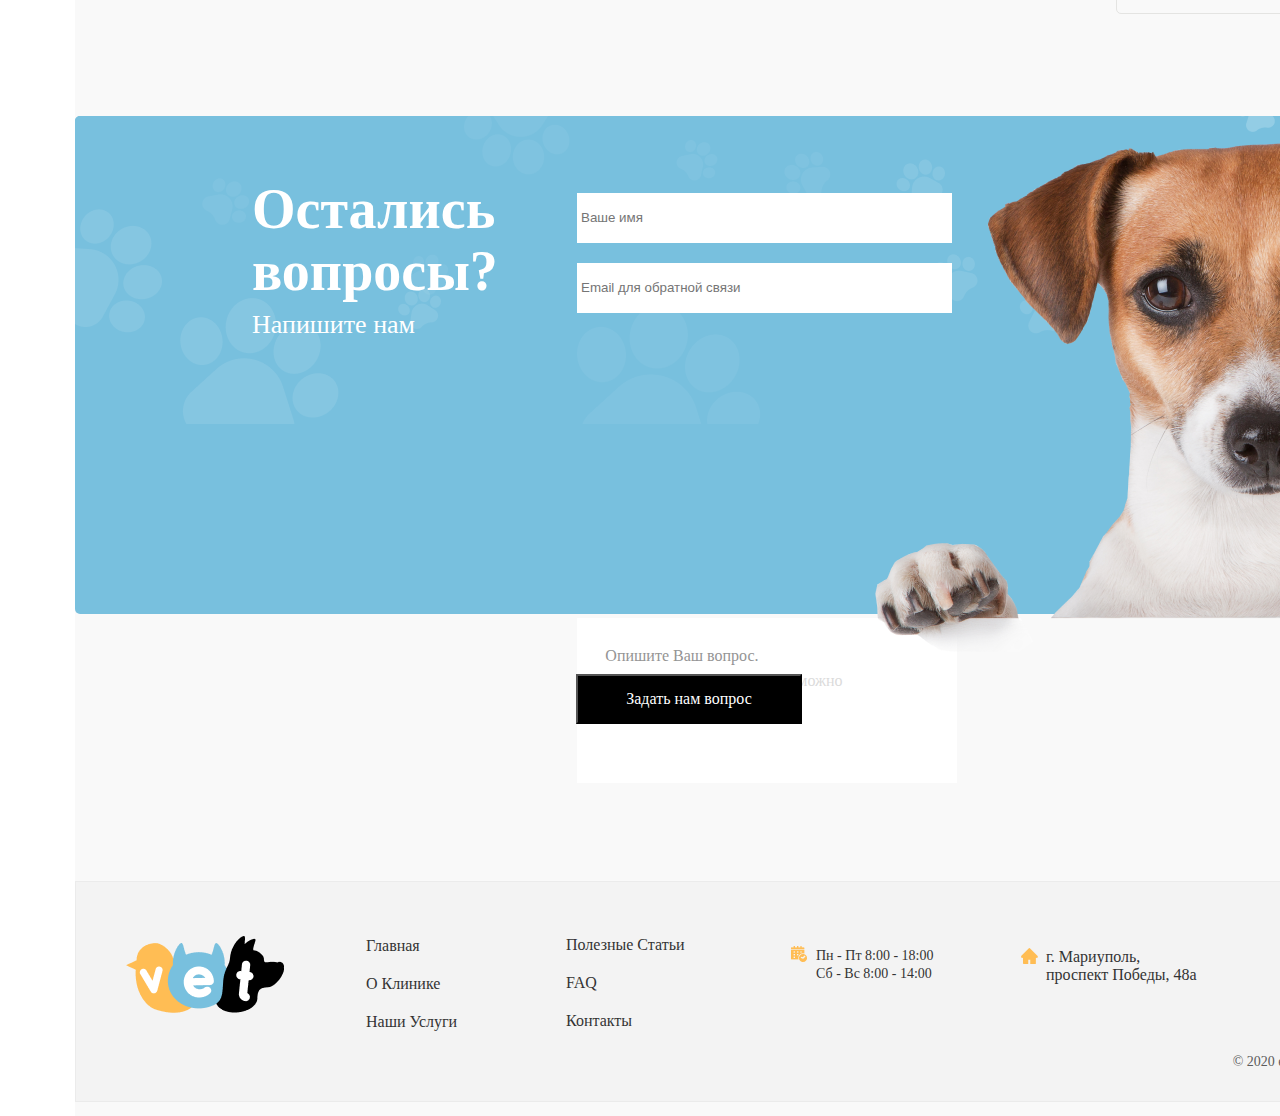
<file: Задать вопрос.html>
<!DOCTYPE html>
<html lang="en">
  <head>
    <meta charset="UTF-8" />
    <meta name="viewport" content="width=device-width, initial-scale=1.0" />
    <link rel="stylesheet" href="./css/main.css" />
    <title>Vetirnariy</title>
  </head>
  <body>
    <div class="container">
      <header class="header">
        <ul class="header__list">
          <li class="header__item">
            <img class="header__images" src="./images/house.png" alt="logo" />
            <a class="header__item--link" href="#"
              >г. Мариуполь, проспект Победы, 48а</a
            >
          </li>
          <li class="header__item">
            <img
              class="header__images2"
              src="./images/phone.svg"
              alt="images"
            />
            <a class="header__item--link1">(067) 634 -75 - 74</a>
            <img
              class="header__images1"
              src="./images/nuqtasvg.png"
              alt="images"
            />
            <a class="header__item--link1">(0637) 57 - 01 - 31</a>
            <img
              class="header__images1"
              src="./images/nuqtasvg.png"
              alt="images"
            />
            <a class="header__item--link1">(098) 266 - 43 - 89</a>
          </li>
          <li class="header__item">
            <img
              class="header__images2"
              src="./images/schedule.svg"
              alt="images"
            />
            <a class="header__item--link1">Пн - Пт 8:00 - 18:00</a>

            <a class="header__item--link1">Сб - Вс 8:00 - 14:00</a>
          </li>
        </ul>
      </header>
      <!-- end of navbar -->

      <div class="navbar">
        <navbar class="navbar">
          <img class="navbar__logo" src="./images/navbarlogo.png" alt="logo" />
          <ul class="navbar__list">
            <li class="navbar__item">
              <img
                class="navbar__images"
                src="./images/baliqimages.svg"
                alt="images"
              />
              <a class="navbar__item--link" href="./index.html">Главная</a>
            </li>
            <li class="navbar__item">
              <a class="navbar__item--link" href="./klinik.html">О Клинике</a>
            </li>
            <li class="navbar__item">
              <a class="navbar__item--link" href="./Наши услуги.html"
                >Наши Услуги</a
              >
            </li>
            <li class="navbar__item">
              <a class="navbar__item--link" href="./blog.html"
                >Полезные Статьи</a
              >
            </li>
            <li class="navbar__item">
              <a class="navbar__item--link" href="./Faq.html">FAQ</a>
            </li>
            <li class="navbar__item">
              <a class="navbar__item--link" href="./contact.html">Контакты</a>
            </li>
            <li class="navbar__item">
              <img
                class="navbar__images1"
                src="./images/kuchukoyog'i.svg"
                alt="images"
              />
              <a class="navbar__item--link1" href="#">Задать вопрос</a>
            </li>
          </ul>
        </navbar>
      </div>

      <!-- end of brind -->

      <div class="brind">
        <img
          class="brind__images"
          src="./images2/kuchuknikutarib turibdi.png"
          alt="images"
        />
        <ul class="brind__list">
          <li class="brind__item">
            <a class="brind__item--link" href="#">Главная</a>
          </li>
          <li class="brind__item">
            <img class="brind__nuqta" src="./images2/nuqta.png" alt="images" />
            <a class="brind__item--link" href="#">Наши Услуги</a>
          </li>
          <li class="brind__item">
            <img class="brind__nuqta" src="./images2/nuqta.png" alt="images" />
            <a class="brind__item--link1" href="#">Первичный осмотр</a>
          </li>
        </ul>
        <h1 class="brind__head">
          Первичный <span class="brind__span">осмотр</span>
        </h1>
        <p class="brind__text">
          Узнать информацию о наших услугах, записаться на прием к врачу или
          проконсультироваться вы можете по телефону, в любое удобное для вас
          время. По условиям акции в нашей клинике предоставляетса безплатная
          услуга “Дневной стационар” которая позволяет экономить Ваше время. Вы
          имеете возможность оставить у нас.
        </p>
        <p class="brind__text">
          По условиям акции в нашей клинике предоставляетса безплатная услуга
          “Дневной стационар” которая позволяет экономить Ваше время. Вы имеете
          возможность оставить у нас. По условиям акции в нашей клинике
          предоставляетса безплатная услуга “Дневной стационар” которая
          позволяет экономить Ваше время. Вы имеете возможность оставить у нас.
        </p>
        <p class="brind__text">
          По условиям акции в нашей клинике предоставляетса безплатная услуга
          “Дневной стационар” которая позволяет экономить Ваше время. Вы имеете
          возможность оставить у нас.
        </p>
        <p class="brind__text">
          Узнать информацию о наших услугах, записаться на прием к врачу или
          проконсультироваться вы можете по телефону, в любое удобное для вас
          время. По условиям акции в нашей клинике предоставляетса безплатная
          услуга “Дневной стационар” которая позволяет экономить Ваше время. Вы
          имеете возможность оставить у нас.
        </p>
        <p class="brind__text">
          По условиям акции в нашей клинике предоставляетса безплатная услуга
          “Дневной стационар” которая позволяет экономить Ваше время. Вы имеете
          возможность оставить у нас. По условиям акции в нашей клинике
          предоставляетса безплатная услуга “Дневной стационар” которая
          позволяет экономить Ваше время. Вы имеете возможность оставить у нас.
        </p>
        <button class="brind__btn">
          <img
            class="brind__btn--images"
            src="./images2/money 1.svg"
            alt="images"
          />
          <a class="brind__btn1" href="#">Узнать цену</a>
        </button>
        <button class="brind__btn2">
          <img
            class="brind__btn--images2"
            src="./images/dacumentimages.png"
            alt="images"
          />
          <a class="brind__btn--link" href="">Записаться на приём</a>
        </button>
        <ul class="brind__list1">
          <li class="brind__item1">
            <img
              class="brind__ul--images"
              src="./images/dfnvjfddfgkfdnjkgfhlsdfhguthidursgx;zfxt5r.png"
              alt="images"
            />
            <h6 class="brind__yil">21.07.2020</h6>
            <h4 class="brind__li--head">Когда привавать питомца?</h4>
            <p class="brind__text1">
              Появление в доме котенка приятное и радосное событие. Но не всегда
              этот пушистый зверек берется от ...
            </p>
            <img
              class="brind__ul--images1"
              src="./images/oyoqimage.svg"
              alt=""
            />
            <p class="brind__iz">Читать больше</p>
          </li>
          <li class="brind__item1">
            <img
              class="brind__ul--images"
              src="./images/mushukimages.png"
              alt="images"
            />
            <h6 class="brind__yil">28.08.2020</h6>
            <h4 class="brind__li--head">Ультразвуковая чистка зубов</h4>
            <p class="brind__text1">
              Появление в доме котенка приятное и радосное событие. Но не всегда
              этот пушистый зверек берется от ...
            </p>
            <img
              class="brind__ul--images1"
              src="./images/oyoqimage.svg"
              alt=""
            />
            <p class="brind__iz">Читать больше</p>
          </li>
        </ul>
      </div>

      <!-- end of content -->

      <div class="content">
        <img class="content__images" src="./images/bc.png" alt="images" />
        <h1 class="content__head">Остались вопросы?</h1>
        <h5 class="content__h5">Напишите нам</h5>
        <div class="mn-3">
          <label for="exampleFormControlInput1" class="form-label"></label>
          <input
            type="name"
            class="form-control"
            id="exampleFormControlInput1"
            placeholder="Email для обратной связи"
          />
        </div>
        <div class="mn-3">
          <label for="exampleFormControlInput1" class="form-label"></label>
          <input
            type="name"
            class="form-control"
            id="exampleFormControlInput1"
            placeholder="Ваше имя"
          />
        </div>
        <button class="main__button2">
          <h6 class="main__button--h5">Опишите Ваш вопрос.</h6>
          <p class="main__button--text">
            Например: в каком возрасте можно прививать от бешенства?
          </p>
        </button>
        <button class="main__button--btn1">
          <a class="main__href" href="#">Задать нам вопрос</a>
        </button>
        <img class="content__images1" src="./images2/9.png" alt="images" />/
      </div>

      <!-- footer -->

      <footer class="footer4">
        <img class="footer__logo" src="./images/logo.png" alt="logo" />
        <ul class="footer__list">
          <li class="footer__item">
            <a class="footer__item--link" href="#">Главная</a>
          </li>
          <li class="footer__item">
            <a class="footer__item--link" href="#">О Клинике</a>
          </li>
          <li class="footer__item">
            <a class="footer__item--link" href="#">Наши Услуги</a>
          </li>
        </ul>
        <ul class="footer__list1">
          <li class="footer__item1">
            <a class="footer__item--link1" href="#">Полезные Статьи</a>
          </li>
          <li class="footer__item1">
            <a class="footer__item--link1" href="#">FAQ</a>
          </li>
          <li class="footer__item1">
            <a class="footer__item--link1" href="#">Контакты</a>
          </li>
        </ul>
        <img
          class="footer__images"
          src="./images/yondaftarcha.png"
          alt="image"
        />
        <ul class="footer__list2">
          <li class="footer__item2">
            <a class="footer__item--link2" href="#">Пн - Пт 8:00 - 18:00</a>
          </li>
          <li class="footer__item2">
            <a class="footer__item--link2" href="#">Сб - Вс 8:00 - 14:00</a>
          </li>
        </ul>
        <img class="footer__images1" src="./images/yonuy.png" alt="images" />
        <ul class="footer__list3">
          <li class="footer__item3">
            <a class="footer__item--link3" href="#"
              >г. Мариуполь, <br />
              проспект Победы, 48а</a
            >
          </li>
        </ul>
        <img class="footer__images2" src="./images/telifon.png" alt="images" />
        <ul class="footer__list4">
          <li class="footer__item4">
            <a class="footer__item--link4" href="#">(067) 634 -75 - 74</a>
          </li>
          <li class="footer__item4">
            <a class="footer__item--link4" href="#">(067) 634 -75 - 74</a>
          </li>
          <li class="footer__item4">
            <a class="footer__item--link4" href="#">(067) 634 -75 - 74</a>
          </li>
          <p class="footer__sana">© 2020 example. All Rights Reserved.</p>
        </ul>
      </footer>
    </div>
  </body>
</html>
</file>
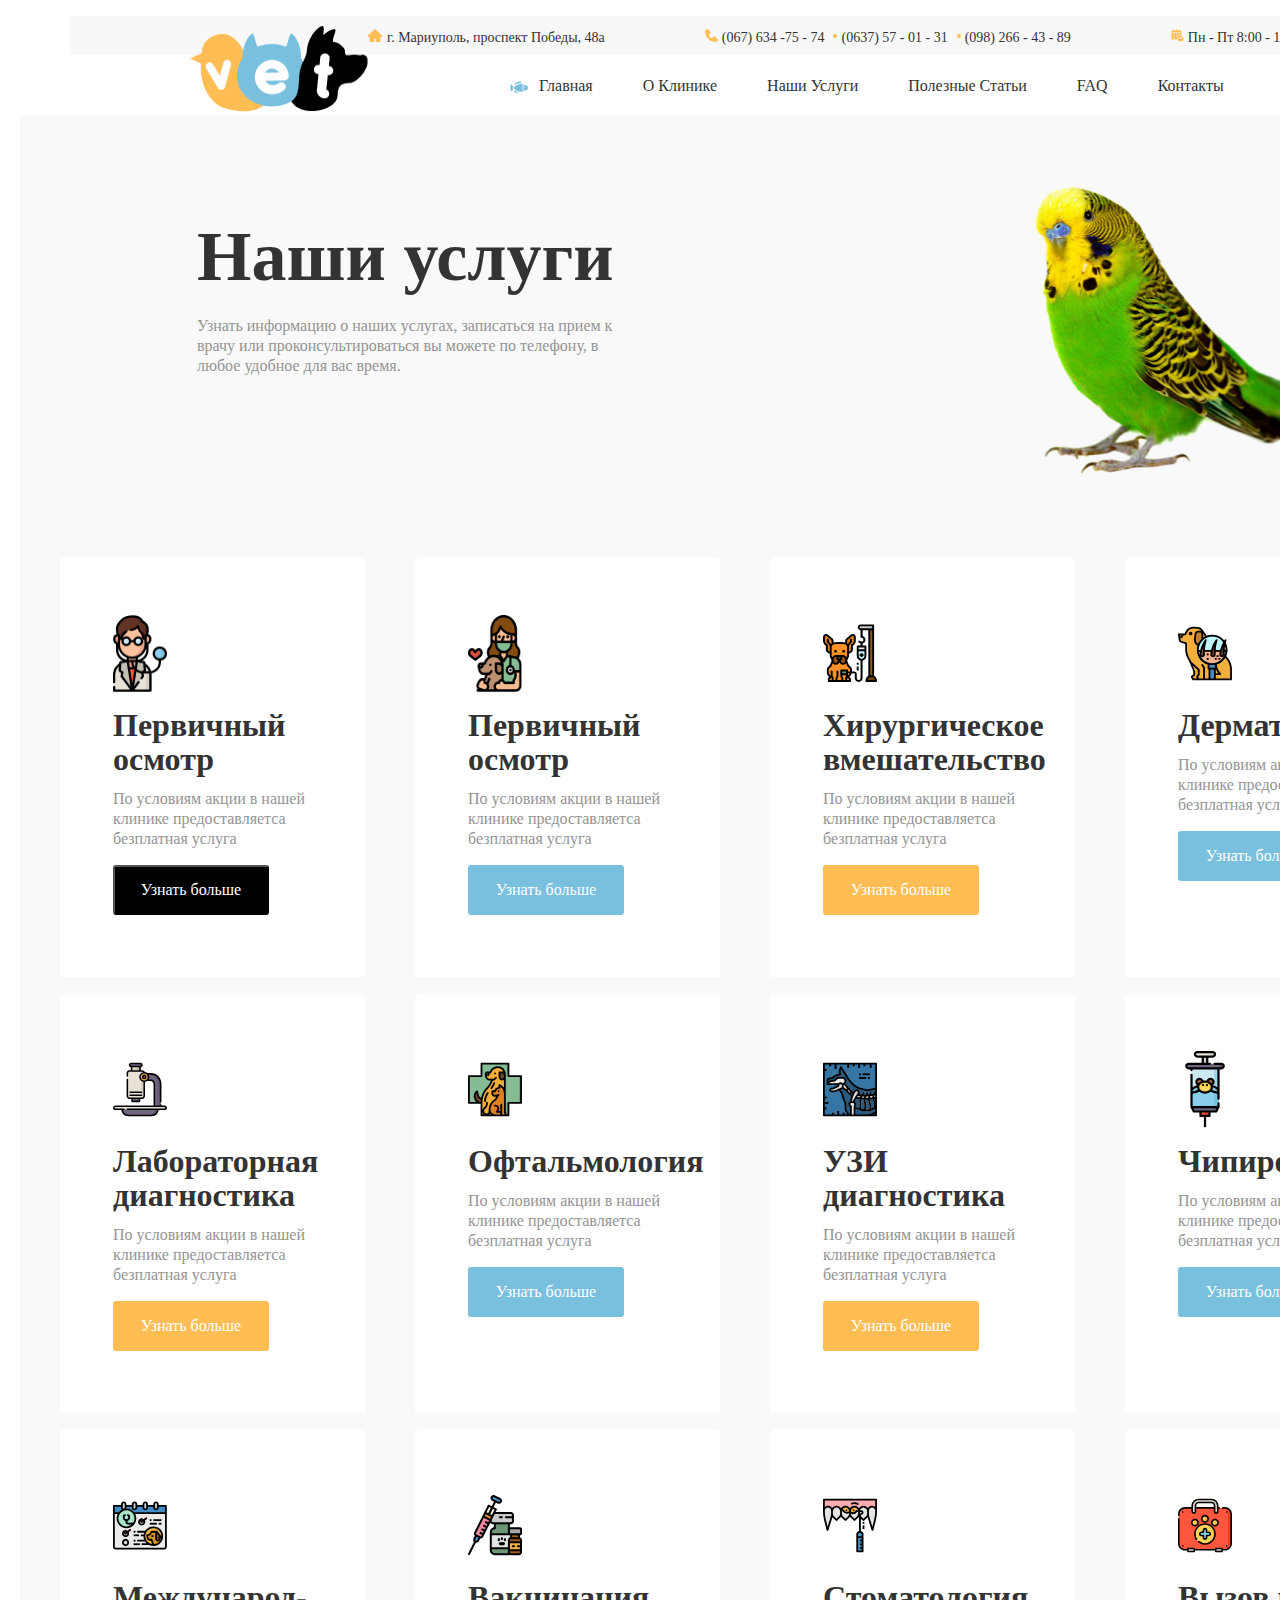
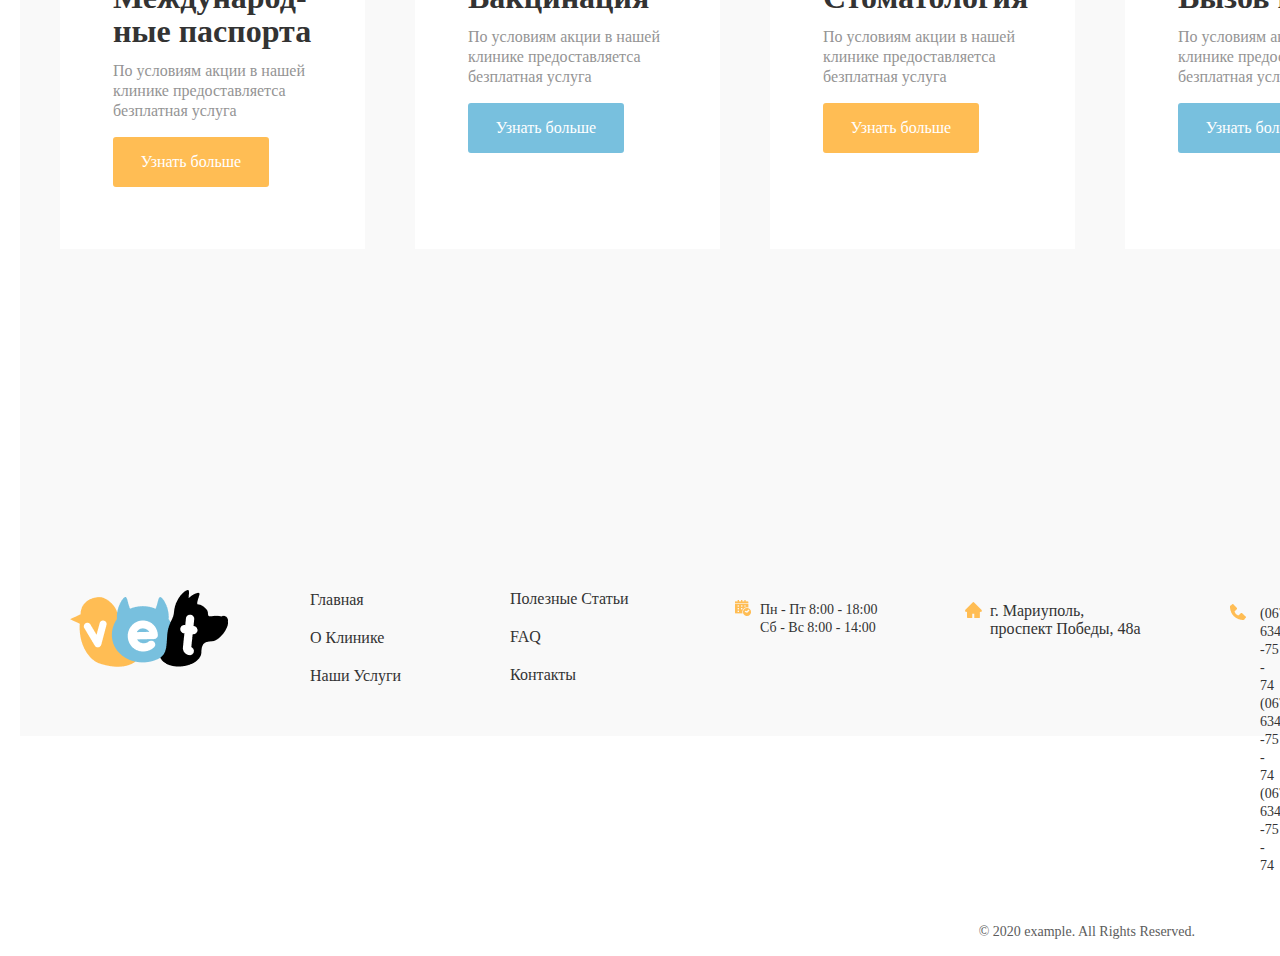
<file: Наши услуги.html>
<!DOCTYPE html>
<html lang="en">
  <head>
    <meta charset="UTF-8" />
    <meta name="viewport" content="width=device-width, initial-scale=1.0" />
    <link rel="stylesheet" href="./css/main.css" />
    <title>Vetirnariy</title>
  </head>
  <body>
    <div class="container">
      <header class="header">
        <ul class="header__list">
          <li class="header__item">
            <img class="header__images" src="./images/house.png" alt="logo" />
            <a class="header__item--link" href="#"
              >г. Мариуполь, проспект Победы, 48а</a
            >
          </li>
          <li class="header__item">
            <img
              class="header__images2"
              src="./images/phone.svg"
              alt="images"
            />
            <a class="header__item--link1">(067) 634 -75 - 74</a>
            <img
              class="header__images1"
              src="./images/nuqtasvg.png"
              alt="images"
            />
            <a class="header__item--link1">(0637) 57 - 01 - 31</a>
            <img
              class="header__images1"
              src="./images/nuqtasvg.png"
              alt="images"
            />
            <a class="header__item--link1">(098) 266 - 43 - 89</a>
          </li>
          <li class="header__item">
            <img
              class="header__images2"
              src="./images/schedule.svg"
              alt="images"
            />
            <a class="header__item--link1">Пн - Пт 8:00 - 18:00</a>

            <a class="header__item--link1">Сб - Вс 8:00 - 14:00</a>
          </li>
        </ul>
      </header>
      <!-- end of navbar -->

      <div class="navbar">
        <navbar class="navbar">
          <img class="navbar__logo" src="./images/navbarlogo.png" alt="logo" />
          <ul class="navbar__list">
            <li class="navbar__item">
              <img
                class="navbar__images"
                src="./images/baliqimages.svg"
                alt="images"
              />
              <a class="navbar__item--link" href="./index.html">Главная</a>
            </li>
            <li class="navbar__item">
              <a class="navbar__item--link" href="./klinik.html">О Клинике</a>
            </li>
            <li class="navbar__item">
              <a class="navbar__item--link" href="./Наши услуги.html"
                >Наши Услуги</a
              >
            </li>
            <li class="navbar__item">
              <a class="navbar__item--link" href="./blog.html"
                >Полезные Статьи</a
              >
            </li>
            <li class="navbar__item">
              <a class="navbar__item--link" href="./Faq.html">FAQ</a>
            </li>
            <li class="navbar__item">
              <a class="navbar__item--link" href="./contact.html">Контакты</a>
            </li>
            <li class="navbar__item">
              <img
                class="navbar__images1"
                src="./images/kuchukoyog'i.svg"
                alt="images"
              />
              <a class="navbar__item--link1" href="./Наши услуги.html"
                >Задать вопрос</a
              >
            </li>
          </ul>
        </navbar>
      </div>

      <!-- end of nav -->

      <div class="nav">
        <h1 class="nav__head">Наши услуги</h1>
        <p class="nav__text">
          Узнать информацию о наших услугах, записаться на прием к врачу или
          проконсультироваться вы можете по телефону, в любое удобное для вас
          время.
        </p>
        <img class="nav__images" src="./images2/tutia.png" alt="images" />
        <ul class="nav__list">
          <li class="nav__item">
            <img class="nav__images1" src="./images2/doctor.png" alt="images" />
            <h4 class="nav__h4">Первичный осмотр</h4>
            <p class="nav__txt">
              По условиям акции в нашей клинике предоставляетса безплатная
              услуга
            </p>
            <button class="nav__button">
              <a class="nav__button--nv" href="./Задать вопрос.html"
                >Узнать больше</a
              >
            </button>
          </li>
          <li class="nav__item">
            <img
              class="nav__images1"
              src="./images2/ayyolduxtr.png"
              alt="images"
            />
            <h4 class="nav__h4">Первичный осмотр</h4>
            <p class="nav__txt">
              По условиям акции в нашей клинике предоставляетса безплатная
              услуга
            </p>
            <button class="nav__button1">
              <a class="nav__button--nv" href="#">Узнать больше</a>
            </button>
          </li>
          <li class="nav__item">
            <img class="nav__images1" src="./images2/kuchuk.svg" alt="images" />
            <h4 class="nav__h4">Хирургическое вмешательство</h4>
            <p class="nav__txt">
              По условиям акции в нашей клинике предоставляетса безплатная
              услуга
            </p>
            <button class="nav__button2">
              <a class="nav__button--nv" href="#">Узнать больше</a>
            </button>
          </li>
          <li class="nav__item">
            <img class="nav__images1" src="./images2/path.svg" alt="images" />
            <h4 class="nav__h4">Дерматология</h4>
            <p class="nav__txt">
              По условиям акции в нашей клинике предоставляетса безплатная
              услуга
            </p>
            <button class="nav__button1">
              <a class="nav__button--nv" href="#">Узнать больше</a>
            </button>
          </li>
        </ul>
        <ul class="nav__list">
          <li class="nav__item">
            <img class="nav__images1" src="./images2/1.svg" alt="images" />
            <h4 class="nav__h4">Лабораторная диагностика</h4>
            <p class="nav__txt">
              По условиям акции в нашей клинике предоставляетса безплатная
              услуга
            </p>
            <button class="nav__button2">
              <a class="nav__button--nv" href="#">Узнать больше</a>
            </button>
          </li>
          <li class="nav__item">
            <img class="nav__images1" src="./images2/2.svg" alt="images" />
            <h4 class="nav__h4">Офтальмология</h4>
            <p class="nav__txt">
              По условиям акции в нашей клинике предоставляетса безплатная
              услуга
            </p>
            <button class="nav__button1">
              <a class="nav__button--nv" href="#">Узнать больше</a>
            </button>
          </li>
          <li class="nav__item">
            <img class="nav__images1" src="./images2/3.svg" alt="images" />
            <h4 class="nav__h4">УЗИ диагностика</h4>
            <p class="nav__txt">
              По условиям акции в нашей клинике предоставляетса безплатная
              услуга
            </p>
            <button class="nav__button2">
              <a class="nav__button--nv" href="#">Узнать больше</a>
            </button>
          </li>
          <li class="nav__item">
            <img class="nav__images1" src="./images2/4.svg" alt="images" />
            <h4 class="nav__h4">Чипированиея</h4>
            <p class="nav__txt">
              По условиям акции в нашей клинике предоставляетса безплатная
              услуга
            </p>
            <button class="nav__button1">
              <a class="nav__button--nv" href="#">Узнать больше</a>
            </button>
          </li>
        </ul>
        <ul class="nav__list">
          <li class="nav__item">
            <img class="nav__images1" src="./images2/5.svg" alt="images" />
            <h4 class="nav__h4">Международ- ные паспорта</h4>
            <p class="nav__txt">
              По условиям акции в нашей клинике предоставляетса безплатная
              услуга
            </p>
            <button class="nav__button2">
              <a class="nav__button--nv" href="#">Узнать больше</a>
            </button>
          </li>
          <li class="nav__item">
            <img class="nav__images1" src="./images2/6.svg" alt="images" />
            <h4 class="nav__h4">Вакцинация</h4>
            <p class="nav__txt">
              По условиям акции в нашей клинике предоставляетса безплатная
              услуга
            </p>
            <button class="nav__button1">
              <a class="nav__button--nv" href="#">Узнать больше</a>
            </button>
          </li>
          <li class="nav__item">
            <img class="nav__images1" src="./images2/7.svg" alt="images" />
            <h4 class="nav__h4">Стоматология</h4>
            <p class="nav__txt">
              По условиям акции в нашей клинике предоставляетса безплатная
              услуга
            </p>
            <button class="nav__button2">
              <a class="nav__button--nv" href="#">Узнать больше</a>
            </button>
          </li>
          <li class="nav__item">
            <img class="nav__images1" src="./images2/8.svg" alt="images" />
            <h4 class="nav__h4">Вызов на дом</h4>
            <p class="nav__txt">
              По условиям акции в нашей клинике предоставляетса безплатная
              услуга
            </p>
            <button class="nav__button1">
              <a class="nav__button--nv" href="#">Узнать больше</a>
            </button>
          </li>
        </ul>
      </div>
      <!-- end of footer -->

      <footer class="footer3scssscss">
        <img class="footer__logo" src="./images/logo.png" alt="logo" />
        <ul class="footer__list">
          <li class="footer__item">
            <a class="footer__item--link" href="#">Главная</a>
          </li>
          <li class="footer__item">
            <a class="footer__item--link" href="#">О Клинике</a>
          </li>
          <li class="footer__item">
            <a class="footer__item--link" href="#">Наши Услуги</a>
          </li>
        </ul>
        <ul class="footer__list1">
          <li class="footer__item1">
            <a class="footer__item--link1" href="#">Полезные Статьи</a>
          </li>
          <li class="footer__item1">
            <a class="footer__item--link1" href="#">FAQ</a>
          </li>
          <li class="footer__item1">
            <a class="footer__item--link1" href="#">Контакты</a>
          </li>
        </ul>
        <img
          class="footer__images"
          src="./images/yondaftarcha.png"
          alt="image"
        />
        <ul class="footer__list2">
          <li class="footer__item2">
            <a class="footer__item--link2" href="#">Пн - Пт 8:00 - 18:00</a>
          </li>
          <li class="footer__item2">
            <a class="footer__item--link2" href="#">Сб - Вс 8:00 - 14:00</a>
          </li>
        </ul>
        <img class="footer__images1" src="./images/yonuy.png" alt="images" />
        <ul class="footer__list3">
          <li class="footer__item3">
            <a class="footer__item--link3" href="#"
              >г. Мариуполь, <br />
              проспект Победы, 48а</a
            >
          </li>
        </ul>
        <img class="footer__images2" src="./images/telifon.png" alt="images" />
        <ul class="footer__list4">
          <li class="footer__item4">
            <a class="footer__item--link4" href="#">(067) 634 -75 - 74</a>
          </li>
          <li class="footer__item4">
            <a class="footer__item--link4" href="#">(067) 634 -75 - 74</a>
          </li>
          <li class="footer__item4">
            <a class="footer__item--link4" href="#">(067) 634 -75 - 74</a>
          </li>
          <p class="footer__sana">© 2020 example. All Rights Reserved.</p>
        </ul>
      </footer>
    </div>
  </body>
</html>
</file>
<file: css/main.css>
.header {
  width: 1440px;
  height: 39px;
  flex-shrink: 0;
  background: #f9f8f8;
  margin-left: 50px;
}

.header__images {
  width: 14px;
  height: 13px;
  flex-shrink: 0;
  fill: #ffbd54;
  margin-left: 258px;
  margin-top: 13px;
}

.header__list {
  display: flex;
}

.header__item {
  list-style: none;
}

.header__item--link {
  color: #333;
  font-family: Futura PT;
  font-size: 14px;
  font-style: normal;
  font-weight: 500;
  line-height: normal;
  text-decoration: none;
  margin-left: 1px;
}

.header__images1 {
  width: 4px;
  height: 4px;
  flex-shrink: 0;
  fill: #ffbd54;
  margin-top: -13px;
}

.header__images2 {
  width: 13px;
  height: 13px;
  flex-shrink: 0;
  fill: #ffbd54;
  margin-left: 100px;
  margin-top: 13px;
}

.header__item--link1 {
  width: 107px;
  height: 15px;
  flex-shrink: 0;
  color: #333;
  font-family: Futura PT;
  font-size: 14px;
  font-style: normal;
  font-weight: 500;
  line-height: normal;
}

.header__images1 {
  width: 4px;
  height: 4px;
  flex-shrink: 0;
  fill: #ffbd54;
  transform: translateY(-4px);
  margin-left: 5px;
}

.navbar {
  width: 1440px;
  height: 61px;
  flex-shrink: 0;
  /* border: 1px solid #f3f3f3; */
  background: #fff;
  margin-left: 50px;
}

.navbar__logo {
  width: 177.554px;
  height: 86.232px;
  flex-shrink: 0;
  margin-left: 70px;
  margin-top: -29px;
}

.navbar__list {
  display: flex;
}

.navbar__item {
  list-style: none;
  display: flex;
  margin-left: 40px;
}

.navbar__images {
  margin-left: 358px;
  transform: translateY(-55px);
}

.navbar__item--link {
  color: #333;
  font-family: Futura PT;
  font-size: 16px;
  font-style: normal;
  font-weight: 500;
  line-height: normal;
  text-decoration: none;
  margin-top: -55px;
  margin-left: 10px;
}

.navbar__images1 {
  width: 23px;
  height: 20.948px;
  transform: rotate(-15deg);
  flex-shrink: 0;
  margin-top: -55px;
  margin-left: 20px;
}

.navbar__item--link1 {
  width: 97px;
  height: 19px;
  flex-shrink: 0;
  color: #333;
  text-align: right;
  font-family: Futura PT;
  font-size: 16px;
  font-style: normal;
  font-weight: 500;
  line-height: normal;
  text-decoration: none;
  margin-top: -55px;
  margin-left: 10px;
}

.hero {
  width: 1440px;
  height: 4767px;
  background: #f9f9f9;
  margin-left: 50px;
}

.hero__images0 {
  margin-top: -100px;
}

.hero__images2 {
  width: 41.995px;
  height: 42.003px;
  transform: rotate(90deg);
  flex-shrink: 0;
  margin-left: 58px;
  margin-top: 22.77px;
}

.hero__images3 {
  width: 41.995px;
  height: 42.003px;
  transform: rotate(90deg);
  flex-shrink: 0;
  margin-left: 168px;
  transform: translateY(80px);
}

.hero__images4 {
  width: 41.995px;
  height: 42.003px;
  transform: rotate(90deg);
  flex-shrink: 0;
  margin-left: 308px;
  transform: translateY(80px);
}

.hero__images5 {
  width: 41.995px;
  height: 42.931px;
  transform: rotate(30deg);
  flex-shrink: 0;
  margin-left: 58px;
  transform: translateY(80px);
  margin-left: 210px;
}

.hero__images6 {
  width: 45.441px;
  height: 45.449px;
  transform: rotate(-120deg);
  flex-shrink: 0;
  /* opacity: 0.09; */
  margin-left: 1247px;
}

.hero__images1 {
  width: 1438px;
  height: 924px;
  flex-shrink: 0;
  margin-top: -150px;
}

.hero__head {
  color: #333;
  font-family: Futura PT;
  font-size: 70px;
  font-style: normal;
  font-weight: 700;
  line-height: 64px;
  margin-top: -650px;
  margin-left: 735px;
  margin-top: -750px;
}

.hero__span {
  color: #78c0de;
  font-family: Futura PT;
  font-size: 70px;
  font-style: normal;
  font-weight: 700;
  line-height: 64px;
  margin-top: -2150px;
}

.hero__text {
  width: 495px;
  color: #949494;
  font-family: Futura PT;
  font-size: 16px;
  font-style: normal;
  font-weight: 400;
  line-height: 21px;
  margin-left: 735px;
}

.hero__button {
  width: 181px;
  height: 50px;
  flex-shrink: 0;
  border-radius: 3px;
  background: #333;
  flex-shrink: 0;
  margin-top: 10px;
}

.hero__a {
  color: #fff;
  font-family: Futura PT;
  font-size: 16px;
  font-style: normal;
  font-weight: 500;
  line-height: normal;
  text-decoration: none;
}

.hero__hr {
  width: 140px;
  background: #dbdbdb;
  margin-top: 420px;
}

.hero__img {
  flex-shrink: 0;
  color: #dbdbdb;
  font-family: Gaegu;
  font-size: 200px;
  font-style: normal;
  font-weight: 400;
  line-height: normal;
  margin-left: 250px;
}

.hero__txt {
  width: 753px;
  color: #949494;
  text-align: center;
  font-family: Futura PT;
  font-size: 20px;
  font-style: normal;
  font-weight: 400;
  line-height: normal;
  margin-left: 300px;
}

.hero__img1 {
  flex-shrink: 0;
  color: #dbdbdb;
  font-family: Gaegu;
  font-size: 200px;
  font-style: normal;
  font-weight: 400;
  line-height: normal;
  margin-left: 1050px;
  transform: translateY(-50px);
}

.hero__hr1 {
  width: 140px;
  background: #dbdbdb;
}

.hero__h5 {
  color: #333;
  font-family: Futura PT;
  font-size: 20px;
  font-style: normal;
  font-weight: 500;
  line-height: normal;
  margin-left: 540px;
}

.git__head {
  display: flex;
  width: 296px;
  height: 38px;
  flex-direction: column;
  justify-content: center;
  flex-shrink: 0;
  color: #333;
  font-family: Futura PT;
  font-size: 48px;
  font-style: normal;
  font-weight: 700;
  line-height: 54px;
  margin-left: 550px;
  margin-top: 200px;
}

.git__list {
  width: 193px;
  height: 215px;
  flex-shrink: 0;
  border-radius: 5px 5px 0px 0px;
  background: #fff;
  margin-left: 109px;
  margin-top: -120px;
  display: flex;
  margin-left: 100px;
  grid-gap: 130px;
}

.git__item {
  list-style-type: none;
  width: 126px;
  color: #333;
  text-align: center;
  font-family: Futura PT;
  font-size: 18px;
  font-style: normal;
  font-weight: 500;
  line-height: 22px;
}

.git__images {
  width: 54px;
  height: 77.445px;
  flex-shrink: 0;
  margin-top: 30px;
  margin-left: 21px;
}

.git__item--link {
  width: 126px;
  color: #333;
  text-align: center;
  font-family: Futura PT;
  font-size: 18px;
  font-style: normal;
  font-weight: 500;
  line-height: 22px;
  text-decoration: none;
}

.git__images1 {
  width: 14px;
  height: 25.923px;
  flex-shrink: 0;
  margin-top: 150px;
  margin-left: 65px;
}

.git__images2 {
  width: 14px;
  height: 25.923px;
  flex-shrink: 0;
  margin-left: -100px;
  margin-top: 80px;
}

.small__images {
  width: 500px;
  height: 332px;
  flex-shrink: 0;
  border-radius: 5px;
  border-radius: 5px;
  background: url(/images/pishakduxtr.png), lightgray 50%/cover no-repeat;
  margin-top: 50px;
  margin-left: 130px;
}

.small__list {
  display: flex;
}

.small__item {
  list-style: none;
}

.small__head {
  color: #333;
  font-family: Futura PT;
  font-size: 36px;
  font-style: normal;
  font-weight: 500;
  line-height: 20px;
  margin-left: 670px;
  margin-top: -320px;
}

.small__text {
  width: 492px;
  color: #949494;
  font-family: Futura PT;
  font-size: 16px;
  font-style: normal;
  font-weight: 400;
  line-height: 20px;
  margin-left: 670px;
}

.small___txt {
  width: 492px;
  color: #949494;
  font-family: Futura PT;
  font-size: 16px;
  font-style: normal;
  font-weight: 400;
  line-height: 20px;
  margin-left: 670px;
}

.small__button {
  width: 185px;
  height: 50px;
  border: #ffbd54;
  flex-shrink: 0;
  border-radius: 3px;
  background: #ffbd54;
  text-decoration: none;
  margin-left: 670px;
}

.small___btn {
  color: #fff;
  font-family: Futura PT;
  font-size: 16px;
  font-style: normal;
  font-weight: 500;
  line-height: normal;
  margin-top: -20px;
  margin-left: 20px;
}

.small__button--images {
  width: 21.249px;
  height: 21px;
  flex-shrink: 0;
  margin-top: 10px;
  margin-left: -775px;
}

.small__button1 {
  width: 241px;
  height: 50px;
  flex-shrink: 0;
  border-radius: 3px;
  background: #333;
}

.small___btn1 {
  color: #fff;
  font-family: Futura PT;
  font-size: 16px;
  font-style: normal;
  font-weight: 500;
  line-height: normal;
  margin-top: -20px;
  margin-left: 50px;
}

.small__button--images2 {
  width: 21px;
  height: 21.001px;
  flex-shrink: 0;
  margin-top: 10px;
  margin-left: -70px;
}

.wrapp {
  width: 1444px;
  height: 308px;
  flex-shrink: 0;
  border-radius: 5px;
  background: #78c0de;
  margin-top: 200px;
}

.wrapp__head {
  color: #fff;
  font-family: Futura PT;
  font-size: 48px;
  font-style: normal;
  font-weight: 700;
  line-height: 20px; /* 41.667% */
  margin-top: -200px;
  margin-left: 300px;
}

.mb-3 {
  margin-left: 300px;
}

.form-control {
  width: 335px;
  height: 50px;
}

.wrapp__button {
  width: 188px;
  height: 50px;
  flex-shrink: 0;
  border-radius: 3px;
  background: #333;
  margin-left: 21px;
}

.wrapp__button1 {
  color: #fff;
  font-family: Futura PT;
  font-size: 16px;
  font-style: normal;
  font-weight: 500;
  line-height: normal;
  text-decoration: none;
}

.wrapp__images1 {
  width: 613px;
  height: 481px;
  flex-shrink: 0;
  margin-top: -320px;
  margin-left: 500px;
}

.wrapp__head1 {
  color: #333;
  font-family: Futura PT;
  font-size: 48px;
  font-style: normal;
  font-weight: 700;
  line-height: 20px;
  margin-top: 600px;
}

.grit__head {
  color: #333;
  font-family: Futura PT;
  font-size: 48px;
  font-style: normal;
  font-weight: 700;
  line-height: 20px;
  margin-left: 500px;
  margin-top: 216px;
}

.grit__list {
  display: flex;
  width: 305px;
  height: 435px;
  flex-shrink: 0;
  border-radius: 5px;
  border: 1px solid #e4e4e2;
  background: #fefefe;
  list-style: none;
  margin-left: 50px;
}

.grit__images {
  width: 305px;
  height: 180px;
  justify-content: center;
  flex-shrink: 0;
  border-radius: 5px 5px 0px 0px;
  background: url("/images/mushukimages.png"), lightgray 50%/cover no-repeat;
  margin-left: -40px;
}

.grit__p {
  color: #949494;
  font-family: Futura PT;
  font-size: 14px;
  font-style: normal;
  font-weight: 500;
  line-height: normal;
  margin-left: 180px;
}

.grit__head1 {
  width: 182px;
  height: 48px;
  flex-shrink: 0;
  color: #000;
  font-family: Futura PT;
  font-size: 22px;
  font-style: normal;
  font-weight: 700;
  line-height: 25px;
  margin-left: -21px;
}

.grit__text {
  color: #949494;
  font-family: Futura PT;
  font-size: 16px;
  font-style: normal;
  font-weight: 400;
  line-height: 20px;
  margin-left: -21px;
}

.grit__images1 {
  width: 23px;
  height: 20.948px;
  transform: rotate(-15deg);
  flex-shrink: 0;
  margin-top: 20px;
  margin-left: -10px;
}

.grit__h6 {
  color: #333;
  font-family: Futura PT;
  font-size: 16px;
  font-style: normal;
  font-weight: 500;
  line-height: normal;
  margin-top: -24px;
  margin-left: 20px;
}

.grit__images2 {
  width: 305px;
  height: 435px;
  flex-shrink: 0;
}

.grit__item1 {
  width: 640px;
  height: 435px;
  flex-shrink: 0;
  border-radius: 5px;
  border: 1px solid #f3f3f3;
  background: #fff;
  margin-left: 30px;
}

.grit__item2 {
  display: flex;
  margin-left: -320px;
  margin-top: 43px;
}

.grit__item--link {
  color: #3d9cea;
  text-align: center;
  font-family: Futura PT;
  font-size: 14px;
  font-style: normal;
  font-weight: 400;
  line-height: 22px;
  text-decoration: none;
  margin-left: 20px;
}

.grit__p1 {
  color: #949494;
  font-family: Futura PT;
  font-size: 14px;
  font-style: normal;
  font-weight: 500;
  line-height: normal;
  margin-left: 60px;
  margin-top: 1px;
}

.grit__h2 {
  width: 193px;
  height: 56px;
  flex-shrink: 0;
  color: #333;
  font-family: Futura PT;
  font-size: 26px;
  font-style: normal;
  font-weight: 700;
  line-height: 29px;
  margin-left: -275px;
  margin-top: 50px;
}

.grit__text1 {
  width: 270px;
  color: #949494;
  font-family: Futura PT;
  font-size: 16px;
  font-style: normal;
  font-weight: 400;
  line-height: 20px;
  margin-left: -200px;
  margin-top: 120px;
}

.grit__item4 {
  width: 305px;
  height: 435px;
  flex-shrink: 0;
  border-radius: 5px;
  border: 1px solid #e4e4e2;
  background: #fff;
  margin-left: 100px;
}

.grit__images5 {
  width: 100%;
  height: auto;
  flex-shrink: 0;
}

.grit__1 {
  color: #949494;
  font-family: Futura PT;
  font-size: 14px;
  font-style: normal;
  font-weight: 500;
  line-height: normal;
  margin-left: 200px;
}

.grit__oyoq--images {
  width: 23px;
  height: 20.948px;
  transform: rotate(-15deg);
  flex-shrink: 0;
  margin-top: 360px;
  margin-left: -250px;
}

.grit__txt {
  width: 200px;
  margin-top: 360px;
  color: #333;
  font-family: Futura PT;
  font-size: 16px;
  font-style: normal;
  font-weight: 500;
  line-height: normal;
  margin-left: 10px;
}

.grit__head2 {
  width: 182px;
  height: 50px;
  flex-shrink: 0;
  color: #000;
  font-family: Futura PT;
  font-size: 22px;
  font-style: normal;
  font-weight: 700;
  line-height: 25px;
  margin-left: 30px;
}

.grit__text--rigth {
  width: 244px;
  color: #949494;
  font-family: Futura PT;
  font-size: 16px;
  font-style: normal;
  font-weight: 400;
  line-height: 20px;
  margin-left: 30px;
}

.grit__images6 {
  width: 23px;
  height: 20.948px;
  transform: rotate(-15deg);
  flex-shrink: 0;
  margin-left: 30px;
}

.girt__xt2 {
  color: #333;
  font-family: Futura PT;
  font-size: 16px;
  font-style: normal;
  font-weight: 500;
  line-height: normal;
  margin-top: -25px;
  margin-left: 60px;
}

.main {
  width: 1440px;
  height: 649px;
  flex-shrink: 0;
  background-color: #333;
  transform: translateY(-1200px);
  margin-left: 50px;
}

.main__images {
  width: 462px;
  height: 652px;
  flex-shrink: 0;
  mix-blend-mode: luminosity;
  transform: translateY(-570px);
}

.main__images1 {
  width: 42px;
  height: 60px;
  flex-shrink: 0;
  fill: #ffbd54;
  stroke-width: 1px;
  stroke: #000;
  transform: translateY(-850px);
  margin-left: -350px;
}

.main__images2 {
  width: 35px;
  height: 82px;
  flex-shrink: 0;
  margin-left: 250px;
  transform: translateY(-600px);
}

.main__head {
  width: 360px;
  height: 57px;
  flex-shrink: 0;
  color: #fff;
  font-family: Futura PT;
  font-size: 48px;
  font-style: normal;
  font-weight: 700;
  line-height: normal;
  margin-left: 600px;
  transform: translateY(62px);
}

.main__text {
  width: 374px;
  color: #949494;
  font-family: Futura PT;
  font-size: 16px;
  font-style: normal;
  font-weight: 400;
  line-height: 20px;
  margin-left: 600px;
  transform: translateY(60px);
}

.nb-3 {
  width: 375px;
  height: 50px;
  flex-shrink: 0;
  background: #fff;
  border: 2px solid #fff;
  margin-left: 600px;
  transform: translateY(60px);
  margin-top: 15px;
}

.form-control {
  width: 375px;
  height: 50px;
  flex-shrink: 0;
  border: 2px solid #fff;
}

.main__button {
  width: 375px;
  height: 165px;
  flex-shrink: 0;
  background: #fff;
  border: 2px solid #fff;
  margin-left: 600px;
  margin-top: 80px;
}

.main__button--h5 {
  color: #949494;
  font-family: Futura PT;
  font-size: 16px;
  font-style: normal;
  font-weight: 400;
  line-height: normal;
  margin-top: -30px;
  margin-left: -170px;
}

.main__button--text {
  width: 250px;
  color: #dbdbdb;
  font-family: Futura PT;
  font-size: 16px;
  font-style: normal;
  font-weight: 400;
  line-height: normal;
  text-align: start;
  margin-top: -30px;
  margin-left: 20px;
}

.main__button--btn {
  width: 226px;
  height: 50px;
  flex-shrink: 0;
  background: #ffbd54;
  transform: translateY(190px);
  margin-left: -380px;
}

.main__href {
  color: #fff;
  font-family: Futura PT;
  font-size: 16px;
  font-style: normal;
  font-weight: 500;
  line-height: normal;
  text-decoration: none;
}

.main__images4 {
  width: 410.951px;
  height: 410.951px;
  flex-shrink: 0;
  margin-left: 1028px;
  margin-top: -350px;
}

.footer {
  width: 1440px;
  height: 221px;
  flex-shrink: 0;
  border: 1px solid #ebebeb;
  background: #f3f3f3;
  margin-top: -900px;
  margin-left: 50px;
}

.footer__logo {
  width: 158px;
  height: 76.735px;
  flex-shrink: 0;
  margin-top: 54px;
  margin-left: 50px;
}

.footer__list {
  list-style: none;
  margin-top: -100px;
}

.footer__item {
  margin-top: 20px;
  margin-left: 250px;
}

.footer__item--link {
  text-decoration: none;
  color: #333;
  font-family: Futura PT;
  font-size: 16px;
  font-style: normal;
  font-weight: 500;
  line-height: normal;
}

.footer__list1 {
  list-style: none;
  margin-top: -115px;
}

.footer__item1 {
  margin-top: 20px;
  margin-left: 450px;
}

.footer__item--link1 {
  text-decoration: none;
  color: #333;
  font-family: Futura PT;
  font-size: 16px;
  font-style: normal;
  font-weight: 500;
  line-height: normal;
}

.footer__images {
  width: 16px;
  height: 16px;
  flex-shrink: 0;
  margin-left: 715px;
  transform: translateY(-100px);
}

.footer__list2 {
  list-style: none;
  margin-top: -120px;
}

.footer__item2 {
  margin-left: 700px;
}

.footer__item--link2 {
  text-decoration: none;
  color: #333;
  font-family: Futura PT;
  font-size: 14px;
  font-style: normal;
  font-weight: 500;
  line-height: normal;
}

.footer__images1 {
  width: 16.842px;
  height: 16px;
  flex-shrink: 0;
  fill: #ffbd54;
  margin-left: 945px;
  transform: translateY(-50px);
}

.footer__list3 {
  list-style: none;
  margin-top: -70px;
}

.footer__item3 {
  margin-left: 930px;
}

.footer__item--link3 {
  text-decoration: none;
  width: 157px;
  color: #333;
  font-family: Futura PT;
  font-size: 16px;
  font-style: normal;
  font-weight: 500;
  line-height: normal;
}

.footer__images2 {
  width: 16px;
  height: 16px;
  flex-shrink: 0;
  fill: #ffbd54;
  transform: translateY(-50px);
  margin-left: 1210px;
}

.footer__list4 {
  list-style: none;
  margin-top: -70px;
}

.footer__item4 {
  margin-left: 1200px;
}

.footer__item--link4 {
  text-decoration: none;
  width: 112px;
  height: 16px;
  flex-shrink: 0;
  color: #333;
  font-family: Futura PT;
  font-size: 14px;
  font-style: normal;
  font-weight: 500;
  line-height: normal;
}

.footer__sana {
  color: #5c5c5c;
  text-align: right;
  font-family: Futura PT;
  font-size: 14px;
  font-style: normal;
  font-weight: 400;
  line-height: normal;
  margin-top: 50px;
  margin-right: 65px;
}

.widget {
  width: 1440px;
  height: 2062px;
  background: #f9f9f9;
  margin-left: 55px;
  margin-top: -47px;
}

.widget__head {
  width: 321px;
  height: 58px;
  flex-shrink: 0;
  color: #333;
  font-family: Futura PT;
  font-size: 70px;
  font-style: normal;
  font-weight: 700;
  line-height: 64px;
  margin-left: 177px;
  transform: translateY(120px);
}

.widget__text {
  width: 447px;
  color: #949494;
  font-family: Futura PT;
  font-size: 16px;
  font-style: normal;
  font-weight: 400;
  line-height: 20px;
  margin-left: 177px;
  margin-top: 150px;
}

.widget__images {
  width: 73px;
  height: 73px;
  flex-shrink: 0;
  margin-top: 117px;
  margin-left: 156px;
}

.widget__item--link {
  text-decoration: none;
  width: 153px;
  color: #333;
  font-family: Futura PT;
  font-size: 16px;
  font-style: normal;
  font-weight: 500;
  line-height: normal;
  margin-left: 156px;
  margin-top: 10px;
}

.widget__item--link2 {
  text-decoration: none;
  width: 153px;
  color: #333;
  font-family: Futura PT;
  font-size: 16px;
  font-style: normal;
  font-weight: 500;
  line-height: normal;
  margin-left: 156px;
  margin-top: -25px;
}

.widget__list {
  margin-top: -300px;
  grid-gap: 10px;
  list-style: none;
  display: flex;
  margin-left: -100px;
}

.widget__item--link3 {
  width: 122px;
  height: 18px;
  flex-shrink: 0;
  color: #333;
  text-align: right;
  font-family: Futura PT;
  font-size: 16px;
  font-style: normal;
  font-weight: 500;
  line-height: normal;
  margin-left: 160px;
  margin-top: -25px;
}

.widget__images5 {
  width: 487px;
  height: 548px;
  flex-shrink: 0;
  margin-top: -210px;
  margin-left: 945px;
}

.widget__images50 {
  width: 934.439px;
  height: 329.492px;
  flex-shrink: 0;
  margin-left: 403px;
  margin-top: 100px;
}

.min {
  width: 1440px;
  margin-left: 50px;
  margin-top: -1200px;
}

.min__images {
  width: 112px;
  height: 112.603px;
  flex-shrink: 0;
  margin-left: 650px;
}

.min__head {
  color: #333;
  font-family: Futura PT;
  font-size: 48px;
  font-style: normal;
  font-weight: 700;
  line-height: normal;
  margin-left: 450px;
}

.min__images--bci {
  width: 443px;
  height: 342px;
  flex-shrink: 0;
  margin-top: -250px;
}

.min__images--xarta {
  width: 847px;
  height: 466px;
  flex-shrink: 0;
  background-image: url("/images/xarita2.png");
  margin-right: 200px;
  margin-top: -50px;
}

.min__images--buy {
  height: 466px;
  flex-shrink: 0;
  margin-left: 845px;
  transform: translateY(-470px);
}

.min__images2 {
  width: 42px;
  height: 60px;
  flex-shrink: 0;
  fill: #ffbd54;
  stroke-width: 1px;
  stroke: #000;
  transform: translateY(-720px);
  margin-left: 380px;
}

.min__images3 {
  transform: translateY(-590px);
  margin-left: 350px;
}

.footer1 {
  width: 1440px;
  height: 221px;
  flex-shrink: 0;
  border: 1px solid #ebebeb;
  background: #f3f3f3;
  margin-top: -335px;
  margin-left: 55px;
}

.footer__logo {
  width: 158px;
  height: 76.735px;
  flex-shrink: 0;
  margin-top: 54px;
  margin-left: 50px;
}

.footer__list {
  list-style: none;
  margin-top: -100px;
}

.footer__item {
  margin-top: 20px;
  margin-left: 250px;
}

.footer__item--link {
  text-decoration: none;
  color: #333;
  font-family: Futura PT;
  font-size: 16px;
  font-style: normal;
  font-weight: 500;
  line-height: normal;
}

.footer__list1 {
  list-style: none;
  margin-top: -115px;
}

.footer__item1 {
  margin-top: 20px;
  margin-left: 450px;
}

.footer__item--link1 {
  text-decoration: none;
  color: #333;
  font-family: Futura PT;
  font-size: 16px;
  font-style: normal;
  font-weight: 500;
  line-height: normal;
}

.footer__images {
  width: 16px;
  height: 16px;
  flex-shrink: 0;
  margin-left: 715px;
  transform: translateY(-100px);
}

.footer__list2 {
  list-style: none;
  margin-top: -120px;
}

.footer__item2 {
  margin-left: 700px;
}

.footer__item--link2 {
  text-decoration: none;
  color: #333;
  font-family: Futura PT;
  font-size: 14px;
  font-style: normal;
  font-weight: 500;
  line-height: normal;
}

.footer__images1 {
  width: 16.842px;
  height: 16px;
  flex-shrink: 0;
  fill: #ffbd54;
  margin-left: 945px;
  transform: translateY(-50px);
}

.footer__list3 {
  list-style: none;
  margin-top: -70px;
}

.footer__item3 {
  margin-left: 930px;
}

.footer__item--link3 {
  text-decoration: none;
  width: 157px;
  color: #333;
  font-family: Futura PT;
  font-size: 16px;
  font-style: normal;
  font-weight: 500;
  line-height: normal;
}

.footer__images2 {
  width: 16px;
  height: 16px;
  flex-shrink: 0;
  fill: #ffbd54;
  transform: translateY(-50px);
  margin-left: 1210px;
}

.footer__list4 {
  list-style: none;
  margin-top: -70px;
}

.footer__item4 {
  margin-left: 1200px;
}

.footer__item--link4 {
  text-decoration: none;
  width: 112px;
  height: 16px;
  flex-shrink: 0;
  color: #333;
  font-family: Futura PT;
  font-size: 14px;
  font-style: normal;
  font-weight: 500;
  line-height: normal;
}

.footer__sana {
  color: #5c5c5c;
  text-align: right;
  font-family: Futura PT;
  font-size: 14px;
  font-style: normal;
  font-weight: 400;
  line-height: normal;
  margin-top: 50px;
  margin-right: 65px;
}

.smell {
  width: 1440px;
  height: 1760px;
  background-color: #f9f9f9;
  margin-left: 50px;
  margin-top: -48px;
}

.smell__head {
  width: 152px;
  height: 58px;
  flex-shrink: 0;
  color: #333;
  font-family: Futura PT;
  font-size: 70px;
  font-style: normal;
  font-weight: 700;
  line-height: 64px; /* 91.429% */
  margin-left: 177px;
  transform: translateY(110px);
}

.smell__text {
  width: 447px;
  color: #949494;
  font-family: Futura PT;
  font-size: 16px;
  font-style: normal;
  font-weight: 400;
  line-height: 20px; /* 125% */
  margin-left: 177px;
  margin-top: 140px;
}

.smell__button {
  width: 201px;
  height: 50px;
  flex-shrink: 0;
  border: 2px solid #78c0de;
  border-radius: 3px;
  background: #78c0de;
  margin-left: 177px;
}

.smell__images {
  width: 21px;
  height: 21.001px;
  flex-shrink: 0;
}

.smell__button1 {
  text-decoration: none;
  color: #fff;
  font-family: Futura PT;
  font-size: 16px;
  font-style: normal;
  font-weight: 500;
  line-height: normal;
}

.smell__images1 {
  margin-left: 945px;
  margin-top: -251px;
}

.smell__list {
  list-style: none;
  width: 752px;
  height: 305px;
  flex-shrink: 0;
  border-radius: 5px;
  border: 1px solid #f3f3f3;
  background: #fff;
  margin-left: 177px;
}

.smell__images2 {
  width: 22.867px;
  height: 19.986px;
  transform: rotate(112.445deg);
  flex-shrink: 0;
  margin-top: 27px;
}

.smell__item {
  display: flex;
}

.smell__h6 {
  color: #333;
  font-family: Futura PT;
  font-size: 14px;
  font-style: normal;
  font-weight: 400;
  line-height: 22px;
  margin-left: 6.8px;
  transform: translateY(-5px);
}

.smell__ht {
  color: #78c0de;
  text-align: right;
  font-family: Futura PT;
  font-size: 12px;
  font-style: normal;
  font-weight: 500;
  line-height: 22px; /* 183.333% */
  letter-spacing: 0.96px;
  text-transform: uppercase;
  margin-left: 20px;
}

.smell__h5 {
  color: #333;
  font-family: Futura PT;
  font-size: 20px;
  font-style: normal;
  font-weight: 500;
  line-height: 22px;
  margin-top: 70px;
  margin-left: -280px;
}

.smell__txt {
  width: 577px;
  color: #949494;
  font-family: Futura PT;
  font-size: 16px;
  font-style: normal;
  font-weight: 400;
  line-height: 20px;
  margin-top: 130px;
  margin-left: -500px;
}

.smell__images3 {
  margin-top: -140px;
  margin-left: 50px;
}

.smell__list2 {
  list-style: none;
  width: 752px;
  height: 139px;
  flex-shrink: 0;
  border-radius: 5px;
  border: 1px solid #f3f3f3;
  background: #fff;
  margin-left: 177px;
}

.smell__images4 {
  width: 9.641px;
  height: 16px;
  flex-shrink: 0;
  margin-left: 120px;
  margin-top: 50px;
}

.smell__h51 {
  width: 539px;
  color: #333;
  font-family: Futura PT;
  font-size: 20px;
  font-style: normal;
  font-weight: 500;
  line-height: 22px;
  margin-top: 80px;
  margin-left: -280px;
}

.smell__images5 {
  width: 21px;
  height: 21px;
  flex-shrink: 0;
  margin-top: 60px;
  margin-left: 100px;
}

.smell__h52 {
  width: 539px;
  color: #333;
  font-family: Futura PT;
  font-size: 20px;
  font-style: normal;
  font-weight: 500;
  line-height: 22px; /* 110% */
  margin-top: 80px;
  margin-left: -280px;
  opacity: 0.4;
}

.smell__galeriya {
  width: 600px;
  height: 600px;
  flex-shrink: 0;
  margin-left: 840px;
  margin-top: -500px;
}

.footer2 {
  width: 1440px;
  height: 221px;
  flex-shrink: 0;
  border: 1px solid #ebebeb;
  background: #f3f3f3;
  margin-left: 55px;
}

.footer__logo {
  width: 158px;
  height: 76.735px;
  flex-shrink: 0;
  margin-top: 54px;
  margin-left: 50px;
}

.footer__list {
  list-style: none;
  margin-top: -100px;
}

.footer__item {
  margin-top: 20px;
  margin-left: 250px;
}

.footer__item--link {
  text-decoration: none;
  color: #333;
  font-family: Futura PT;
  font-size: 16px;
  font-style: normal;
  font-weight: 500;
  line-height: normal;
}

.footer__list1 {
  list-style: none;
  margin-top: -115px;
}

.footer__item1 {
  margin-top: 20px;
  margin-left: 450px;
}

.footer__item--link1 {
  text-decoration: none;
  color: #333;
  font-family: Futura PT;
  font-size: 16px;
  font-style: normal;
  font-weight: 500;
  line-height: normal;
}

.footer__images {
  width: 16px;
  height: 16px;
  flex-shrink: 0;
  margin-left: 715px;
  transform: translateY(-100px);
}

.footer__list2 {
  list-style: none;
  margin-top: -120px;
}

.footer__item2 {
  margin-left: 700px;
}

.footer__item--link2 {
  text-decoration: none;
  color: #333;
  font-family: Futura PT;
  font-size: 14px;
  font-style: normal;
  font-weight: 500;
  line-height: normal;
}

.footer__images1 {
  width: 16.842px;
  height: 16px;
  flex-shrink: 0;
  fill: #ffbd54;
  margin-left: 945px;
  transform: translateY(-50px);
}

.footer__list3 {
  list-style: none;
  margin-top: -70px;
}

.footer__item3 {
  margin-left: 930px;
}

.footer__item--link3 {
  text-decoration: none;
  width: 157px;
  color: #333;
  font-family: Futura PT;
  font-size: 16px;
  font-style: normal;
  font-weight: 500;
  line-height: normal;
}

.footer__images2 {
  width: 16px;
  height: 16px;
  flex-shrink: 0;
  fill: #ffbd54;
  transform: translateY(-50px);
  margin-left: 1210px;
}

.footer__list4 {
  list-style: none;
  margin-top: -70px;
}

.footer__item4 {
  margin-left: 1200px;
}

.footer__item--link4 {
  text-decoration: none;
  width: 112px;
  height: 16px;
  flex-shrink: 0;
  color: #333;
  font-family: Futura PT;
  font-size: 14px;
  font-style: normal;
  font-weight: 500;
  line-height: normal;
}

.footer__sana {
  color: #5c5c5c;
  text-align: right;
  font-family: Futura PT;
  font-size: 14px;
  font-style: normal;
  font-weight: 400;
  line-height: normal;
  margin-top: 50px;
  margin-right: 65px;
}

.nav {
  width: 1440px;
  height: 2221px;
  background: #f9f9f9;
  margin-top: -48px;
}

.nav__head {
  color: #333;
  font-family: Futura PT;
  font-size: 70px;
  font-style: normal;
  font-weight: 700;
  line-height: 64px;
  margin-left: 177px;
  transform: translateY(110px);
}

.nav__text {
  width: 447px;
  color: #949494;
  font-family: Futura PT;
  font-size: 16px;
  font-style: normal;
  font-weight: 400;
  line-height: 20px;
  margin-left: 177px;
  transform: translateY(90px);
}

.nav__images {
  width: 435px;
  height: 435px;
  flex-shrink: 0;
  margin-left: 1000px;
  margin-top: -200px;
}

.nav__list {
  list-style: none;
  display: flex;
  grid-gap: 50px;
}

.nav__item {
  width: 305px;
  height: 420px;
  flex-shrink: 0;
  border-radius: 5px 5px 0px 0px;
  background: #fff;
}

.nav__images1 {
  width: 54px;
  height: 77.445px;
  flex-shrink: 0;
  margin-top: 58px;
  margin-left: 53px;
}

.nav__h4 {
  width: 230px;
  color: #333;
  font-family: Futura PT;
  font-size: 32px;
  font-style: normal;
  font-weight: 600;
  line-height: 34px;
  margin-top: 12px;
  margin-left: 53px;
}

.nav__txt {
  width: 229px;
  color: #949494;
  font-family: Futura PT;
  font-size: 16px;
  font-style: normal;
  font-weight: 400;
  line-height: 20px; /* 125% */
  margin-top: -30px;
  margin-left: 53px;
}

.nav__button {
  width: 156px;
  height: 50px;
  flex-shrink: 0;
  border-radius: 3px;
  background: #000;
  margin-left: 53px;
}

.nav__button--nv {
  text-decoration: none;
  color: #fff;
  text-align: center;
  font-family: Futura PT;
  font-size: 16px;
  font-style: normal;
  font-weight: 450;
  line-height: normal;
}

.nav__button1 {
  width: 156px;
  height: 50px;
  flex-shrink: 0;
  border-radius: 3px;
  background: #78c0de;
  margin-left: 53px;
  border: 2px solid #78c0de;
}

.nav__button2 {
  width: 156px;
  height: 50px;
  flex-shrink: 0;
  border-radius: 3px;
  background: #ffbd54;
  margin-left: 53px;
  border: 2px solid #ffbd54;
}

.footer3scssscss {
  margin-top: -200px;
}

.brind {
  width: 1440px;
  height: 2600px;
  background: #f9f9f9;
  margin-left: 55px;
}

.brind__images {
  width: 1440px;
  height: 529px;
  flex-shrink: 0;
}

.brind__list {
  display: flex;
  list-style: none;
  margin-left: 228px;
  margin-top: 41px;
}

.brind__item {
  margin-right: 17px;
}

.brind__nuqta {
  width: 3px;
  height: 3px;
  flex-shrink: 0;
  fill: #ffbd54;
  transform: translateY(-2px);
  margin-right: 10px;
}

.brind__item--link {
  text-decoration: none;
  color: #949494;
  font-family: Futura PT;
  font-size: 14px;
  font-style: normal;
  font-weight: 400;
  line-height: normal;
}

.brind__item--link1 {
  text-decoration: none;
  color: #333;
  font-family: Futura PT;
  font-size: 14px;
  font-style: normal;
  font-weight: 400;
  line-height: normal;
}

.brind__head {
  width: 640px;
  color: #333;
  font-family: Futura PT;
  font-size: 70px;
  font-style: normal;
  font-weight: 700;
  line-height: 64px;
  margin-left: 258px;
}

.brind__span {
  color: #ffbd54;
  font-family: Futura PT;
  font-size: 70px;
  font-style: normal;
  font-weight: 700;
  line-height: 64px;
}

.brind__text {
  width: 638px;
  color: #949494;
  font-family: Futura PT;
  font-size: 16px;
  font-style: normal;
  font-weight: 400;
  line-height: 20px; /* 125% */
  margin-left: 258px;
  margin-top: 22px;
}

.brind__btn {
  width: 185px;
  height: 50px;
  flex-shrink: 0;
  border-radius: 3px;
  border: 1px solid #ffbd54;
  background: #ffbd54;
  margin-left: 258px;
  margin-top: 64px;
}

.brind__btn--images {
  width: 21.249px;
  height: 21px;
  flex-shrink: 0;
}

.brind__btn1 {
  text-decoration: none;
  width: 86px;
  height: 19px;
  flex-shrink: 0;
  color: #fff;
  font-family: Futura PT;
  font-size: 16px;
  font-style: normal;
  font-weight: 500;
  line-height: normal;
}

.brind__btn2 {
  width: 241px;
  height: 50px;
  flex-shrink: 0;
  border-radius: 3px;
  background: #333;
}

.brind__btn--images2 {
  width: 21px;
  height: 21.001px;
  flex-shrink: 0;
}

.brind__btn--link {
  text-decoration: none;
  color: #fff;
  font-family: Futura PT;
  font-size: 16px;
  font-style: normal;
  font-weight: 500;
  line-height: normal;
}

.brind__list1 {
  list-style: none;
  margin-left: 1001px;
  margin-top: -800px;
}

.brind__item1 {
  width: 305px;
  height: 435px;
  flex-shrink: 0;
  border-radius: 5px;
  border: 1px solid #e4e4e2;
  margin-top: 20px;
}

.brind__ul--images {
  width: 305px;
  height: 180px;
  flex-shrink: 0;
}

.brind__yil {
  color: #949494;
  font-family: Futura PT;
  font-size: 14px;
  font-style: normal;
  font-weight: 500;
  line-height: normal;
  margin-left: 212px;
  margin-top: 20px;
}

.brind__li--head {
  width: 182px;
  height: 50px;
  flex-shrink: 0;
  color: #000;
  font-family: Futura PT;
  font-size: 22px;
  font-style: normal;
  font-weight: 700;
  line-height: 25px;
  margin-left: 30px;
  margin-top: -30px;
}

.brind__text1 {
  width: 244px;
  color: #949494;
  font-family: Futura PT;
  font-size: 16px;
  font-style: normal;
  font-weight: 400;
  line-height: 20px; /* 125% */
  margin-left: 30px;
  margin-top: -25px;
}

.brind__ul--images1 {
  width: 23px;
  height: 20.948px;
  transform: rotate(-15deg);
  flex-shrink: 0;
  margin-left: 30px;
}

.brind__iz {
  color: #333;
  font-family: Futura PT;
  font-size: 16px;
  font-style: normal;
  font-weight: 500;
  line-height: normal;
  margin-left: 60px;
  margin-top: -20px;
}

.content {
  width: 1444px;
  height: 498px;
  flex-shrink: 0;
  border-radius: 5px;
  background: #78c0de;
  margin-top: -1000px;
  margin-left: 55px;
}

.content__head {
  width: 276px;
  color: #fff;
  font-family: Futura PT;
  font-size: 56px;
  font-style: normal;
  font-weight: 700;
  line-height: 62px; /* 110.714% */
  margin-left: 177px;
  margin-top: -250px;
}

.content__h5 {
  color: #fff;
  font-family: Futura PT;
  font-size: 26px;
  font-style: normal;
  font-weight: 500;
  line-height: 30px;
  margin-left: 177px;
  margin-top: -30px;
}

.mn-3 {
  width: 335px;
  height: 50px;
  flex-shrink: 0;
  margin-left: 502px;
  margin-top: -120px;
}

.main__button2 {
  width: 380px;
  height: 165px;
  flex-shrink: 0;
  background: #fff;
  border: #fff;
  margin-left: 502px;
  margin-top: -800px;
}

.main__button--btn1 {
  background: #000;
  width: 226px;
  height: 50px;
  flex-shrink: 0;
  margin-left: -385px;
}

.content__images1 {
  margin-top: -175px;
}

.footer4 {
  width: 1440px;
  height: 221px;
  flex-shrink: 0;
  border: 1px solid #ebebeb;
  background: #f3f3f3;
  margin-left: 55px;
  margin-top: 267px;
}

.blok {
  width: 1440px;
  height: 2613px;
  background: #f9f9f9;
  margin-left: 55px;
  margin-top: -48px;
}

.blok__head {
  color: #333;
  font-family: Futura PT;
  font-size: 70px;
  font-style: normal;
  font-weight: 700;
  line-height: 64px;
  margin-left: 177px;
  transform: translateY(100px);
}

.blok__text {
  width: 447px;
  color: #949494;
  font-family: Futura PT;
  font-size: 16px;
  font-style: normal;
  font-weight: 400;
  line-height: 20px;
  margin-left: 177px;
  transform: translateY(80px);
}

.blok__images {
  width: 415px;
  height: 317px;
  flex-shrink: 0;
  margin-left: 830px;
  margin-top: -150px;
}

.blok__list {
  list-style: none;
  width: 1308px;
  height: 525px;
  flex-shrink: 0;
  border-radius: 5px;
  border: 1px solid #f3f3f3;
  background: #fff;
  margin-left: 65px;
  display: flex;
}

.blok__item {
  margin-top: 68px;
  margin-left: 8px;
}

.blok__images1 {
  width: 558px;
  height: 525px;
  flex-shrink: 0;
  border-radius: 5px 0px 0px 5px;
  margin-left: -45px;
  margin-top: -1px;
}

.blok__item--link {
  text-decoration: none;
  color: #3d9cea;
  text-align: center;
  font-family: Futura PT;
  font-size: 16px;
  font-style: normal;
  font-weight: 400;
  margin-left: 70px;
}

.blok__item--link1 {
  text-decoration: none;
  color: #949494;
  font-family: Futura PT;
  font-size: 14px;
  font-style: normal;
  font-weight: 500;
  line-height: normal;
  margin-left: 242px;
}

.blok__h2 {
  width: 325px;
  color: #333;
  font-family: Futura PT;
  font-size: 30px;
  font-style: normal;
  font-weight: 700;
  line-height: normal;
  margin-left: -594px;
  margin-top: 100px;
}

.blok__text1 {
  width: 517px;
  height: 163px;
  flex-shrink: 0;
  color: #949494;
  font-family: Futura PT;
  font-size: 16px;
  font-style: normal;
  font-weight: 400;
  line-height: 20px;
  margin-top: 221px;
  margin-left: -320px;
}

.blok__images2 {
  width: 23px;
  height: 20.948px;
  transform: rotate(-15deg);
  flex-shrink: 0;
  margin-left: 700px;
  transform: translateY(-100px);
}

.blok__p {
  color: #333;
  font-family: Futura PT;
  font-size: 16px;
  font-style: normal;
  font-weight: 500;
  line-height: normal;
  margin-left: 725px;
  transform: translateY(-135px);
}

.blok__list1 {
  list-style: none;
  display: flex;
}

.blok__item1 {
  width: 305px;
  height: 435px;
  flex-shrink: 0;
  border-radius: 5px;
  border: 1px solid #e4e4e2;
  margin-left: 30px;
}

.blok__images3 {
  width: 100%;
  height: auto;
  flex-shrink: 0;
  border-radius: 5px 5px 0px 0px;
}

.blok__h6 {
  color: #949494;
  font-family: Futura PT;
  font-size: 14px;
  font-style: normal;
  font-weight: 500;
  line-height: normal;
  margin-left: 212px;
  transform: translateY(-20px);
}

.blok__txt {
  width: 182px;
  height: 48px;
  flex-shrink: 0;
  color: #000;
  font-family: Futura PT;
  font-size: 22px;
  font-style: normal;
  font-weight: 700;
  line-height: 25px; /* 113.636% */
  margin-left: 30px;
  margin-top: -50px;
}

.blok__text2 {
  color: #949494;
  font-family: Futura PT;
  font-size: 16px;
  font-style: normal;
  font-weight: 400;
  line-height: 20px; /* 125% */
  margin-left: 30px;
}

.blok__img {
  width: 23px;
  height: 20.948px;
  transform: rotate(-15deg);
  flex-shrink: 0;
  margin-left: 22px;
}

.blok__h61 {
  color: #333;
  font-family: Futura PT;
  font-size: 16px;
  font-style: normal;
  font-weight: 500;
  line-height: normal;
  margin-left: 54px;
  margin-top: -25px;
}

.button__btn--blok {
  width: 201px;
  height: 50px;
  flex-shrink: 0;
  border-radius: 3px;
  background: #333;
  margin-left: 624px;
  margin-top: 116px;
}

.button__btn--images {
  width: 19px;
  height: 15.545px;
  flex-shrink: 0;
}

.button__btn--a {
  width: 96px;
  height: 18px;
  flex-shrink: 0;
  color: #fff;
  font-family: Futura PT;
  font-size: 16px;
  font-style: normal;
  font-weight: 500;
  line-height: normal;
  text-decoration: none;
}

.footer5 {
  width: 1440px;
  height: 221px;
  flex-shrink: 0;
  margin-top: -220px;
  border: 1px solid #ebebeb;
  background: #f3f3f3;
  margin-left: 55px;
}

.brands {
  width: 1440px;
  height: 2435px;
  background: #f9f9f9;
  margin-left: 55px;
  margin-top: -48px;
}

.brands__head {
  color: #333;
  font-family: Futura PT;
  font-size: 70px;
  font-style: normal;
  font-weight: 700;
  line-height: 64px; /* 91.429% */
  margin-left: 177px;
  transform: translateY(110px);
}

.brands__text {
  width: 411px;
  color: #949494;
  font-family: Futura PT;
  font-size: 16px;
  font-style: normal;
  font-weight: 400;
  line-height: 20px; /* 125% */
  margin-left: 177px;
  transform: translateY(100px);
}

.brands__images {
  width: 448px;
  height: 545px;
  flex-shrink: 0;
  margin-left: 879px;
  margin-top: -150px;
}

.brands__images1 {
  width: 668.969px;
  height: 235.885px;
  flex-shrink: 0;
  margin-top: -500px;
}

.brands__images2 {
  width: 112px;
  height: 112.603px;
  flex-shrink: 0;
  margin-left: -230px;
}

.brands__list {
  list-style: none;
}

.brands__item {
  width: 1440px;
  height: 493px;
  flex-shrink: 0;
  border-radius: 5px;
  border: 1px solid #f3f3f3;
  background: #fff;
  margin-left: -40px;
}

.brands__ul--images {
  height: 493.322px;
  flex-shrink: 0;
  border-radius: 5px 0px 0px 5px;
  margin-top: -4px;
  margin-left: -5px;
}

.brands__txt {
  width: 557px;
  color: #949494;
  font-family: Futura PT;
  font-size: 20px;
  font-style: normal;
  font-weight: 400;
  line-height: 26px; /* 130% */
  margin-left: 829px;
  margin-top: -349px;
}

.brands__span {
  color: #ffbd54;
  font-family: Futura PT;
  font-size: 20px;
  font-style: normal;
  font-weight: 500;
  line-height: 26px;
}

.brands__text1 {
  width: 494px;
  color: #949494;
  font-family: Futura PT;
  font-size: 16px;
  font-style: normal;
  font-weight: 400;
  line-height: 20px; /* 125% */
  margin-left: 179px;
  margin-top: 103px;
}

.brands__text2 {
  width: 494px;
  color: #949494;
  font-family: Futura PT;
  font-size: 16px;
  font-style: normal;
  font-weight: 400;
  line-height: 20px; /* 125% */
  margin-left: 179px;
  margin-top: 13px;
}

.brands__span--txt {
  color: #78c0de;
  font-family: Futura PT;
  font-size: 16px;
  font-style: normal;
  font-weight: 500;
  line-height: 20px;
}

.brands__images3 {
  width: 797px;
  height: 532px;
  flex-shrink: 0;
  margin-left: 644px;
  margin-top: -350px;
}

.brands__h2 {
  width: 416px;
  height: 93px;
  flex-shrink: 0;
  color: #333;
  font-family: Futura PT;
  font-size: 46px;
  font-style: normal;
  font-weight: 700;
  line-height: 48px; /* 104.348% */
  margin-left: 179px;
  margin-top: 150px;
}

.brands__span1 {
  color: #ffbd54;
  font-family: Futura PT;
  font-size: 46px;
  font-style: normal;
  font-weight: 700;
  line-height: 48px;
}

.brands__txt2 {
  width: 343px;
  color: #949494;
  font-family: Futura PT;
  font-size: 16px;
  font-style: normal;
  font-weight: 400;
  line-height: 20px; /* 125% */
  margin-left: 179px;
}

.brands__list1 {
  list-style: none;
  display: flex;
  margin-left: 565px;
  margin-top: -300px;
}

.brands__item1 {
  margin-left: 20px;
}

.brands__images4 {
  height: 400px;
  flex-shrink: 0;
  border-radius: 5px;
}

.footer6 {
  width: 1440px;
  height: 221px;
  flex-shrink: 0;
  border: 1px solid #ebebeb;
  background: #f3f3f3;
  margin-left: 55px;
  margin-top: -100px;
}

html {
  scroll-behavior: smooth;
}

body {
  padding: 0;
  margin: 0;
  box-sizing: border-box;
  font-family: "Arrial" sans-serif;
  background-color: rgb(255, 255, 255);
  font-size: 16px;
  background-color: #ffffff;
}

*, ::after, ::before {
  box-sizing: inherit;
}

.container {
  max-width: 1440px;
  margin: 0 auto;
  padding: 0 20px;
}/*# sourceMappingURL=main.css.map */
</file>
